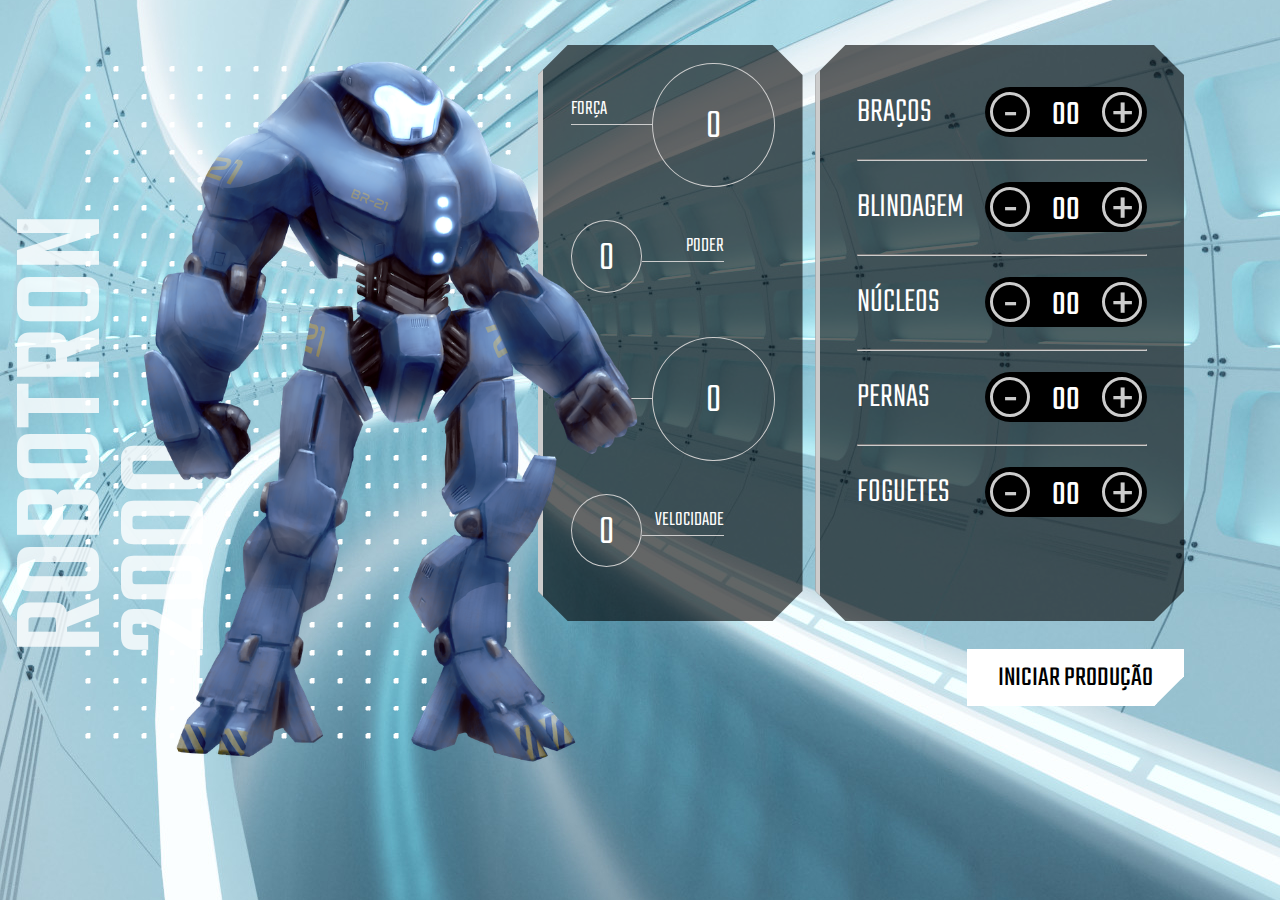
<file: -robotron-2000-projeto_inicial/index.html>
<!DOCTYPE html>
<html lang="en">
<head>
    <meta charset="UTF-8">
    <meta http-equiv="X-UA-Compatible" content="IE=edge">
    <meta name="viewport" content="width=device-width, initial-scale=1.0">
    <link rel="shortcut icon" type="image/jpg" href="img/favicon.ico"/>
    <title>Robotron 2000</title>

    <link rel="stylesheet" href="css/style.css">
    <link rel="preconnect" href="https://fonts.googleapis.com">
    <link rel="preconnect" href="https://fonts.gstatic.com" crossorigin>
    <link href="https://fonts.googleapis.com/css2?family=Teko:wght@300;500&display=swap" rel="stylesheet">
    
</head>
<body>
    <main>
        <section class="robotron">
            <img class="robo" src="img/robotron.png" alt="Robotron" id="robotron">
            <figcaption class="titulo">ROBOTRON <br>2000</figcaption>
        </section>

        <section class="box estatisticas">
            <div class="estatistica">
                <p class="estatistica-titulo">Força</p>
                <div class="estatistica-valor">
                    <p class="estatistica-numero" data-estatistica="forca">0</p>
                </div>
            </div>
            <div class="estatistica">
                <p class="estatistica-titulo">Poder</p>
                <div class="estatistica-valor">
                    <p class="estatistica-numero" data-estatistica="poder">0</p>
                </div>
            </div>
            <div class="estatistica">
                <p class="estatistica-titulo">Energia</p>
                <div class="estatistica-valor">
                    <p class="estatistica-numero" data-estatistica="energia">0</p>
                </div>
            </div>
            <div class="estatistica">
                <p class="estatistica-titulo">Velocidade</p>
                <div class="estatistica-valor">
                    <p class="estatistica-numero" data-estatistica="velocidade">0</p>
                </div>
            </div>
        </section>

        <section class="equipamentos">
            <form action="" class="montador">
                <div class="box montador-conteudo">
                    <div class="peca">
                        <label for="" class="peca-titulo">Braços</label>
                        <div class="controle">
                            <buttom class="controle-ajuste" data-controle="-" data-peca="bracos">-</buttom>
                            <input type="text" class="controle-contador" value="00" data-contador>
                            <buttom class="controle-ajuste" data-controle="+" data-peca="bracos">+</buttom>
                        </div>
                    </div>
                    <hr class="linha">
                    <div class="peca">
                        <label for="" class="peca-titulo">Blindagem</label>
                        <div class="controle">
                            <buttom class="controle-ajuste" data-controle="-" data-peca="blindagem">-</buttom>
                            <input type="text" class="controle-contador" value="00" data-contador>
                            <buttom class="controle-ajuste" data-controle="+" data-peca="blindagem">+</buttom>
                        </div>
                    </div>
                    <hr class="linha">
                    <div class="peca">
                        <label for="" class="peca-titulo" >Núcleos</label>
                        <div class="controle">
                            <buttom class="controle-ajuste" data-controle="-" data-peca="nucleos">-</buttom>
                            <input type="text" class="controle-contador" value="00" data-contador>
                            <buttom class="controle-ajuste" data-controle="+" data-peca="nucleos">+</buttom>
                        </div>
                    </div>
                    <hr class="linha">
                    <div class="peca">
                        <label for="" class="peca-titulo">Pernas</label>
                        <div class="controle">
                            <buttom class="controle-ajuste" data-controle="-" data-peca="pernas">-</buttom>
                            <input type="text" class="controle-contador" value="00" data-contador>
                            <buttom class="controle-ajuste" data-controle="+" data-peca="pernas">+</buttom>
                        </div>
                    </div>
                    <hr class="linha">
                    <div class="peca">
                        <label for="" class="peca-titulo">Foguetes</label>
                        <div class="controle">
                            <buttom class="controle-ajuste" data-controle="-" data-peca="foguetes">-</buttom>
                            <input type="text" class="controle-contador" value="00" data-contador>
                            <buttom class="controle-ajuste" data-controle="+" data-peca="foguetes">+</buttom>
                        </div>
                    </div>
                </div>
                <input type="submit" value="Iniciar produção" class="producao" id="producao">
            </form>
        </section>
    </main>

    <script src="js/main.js"></script>
</body>
</html>
</file>
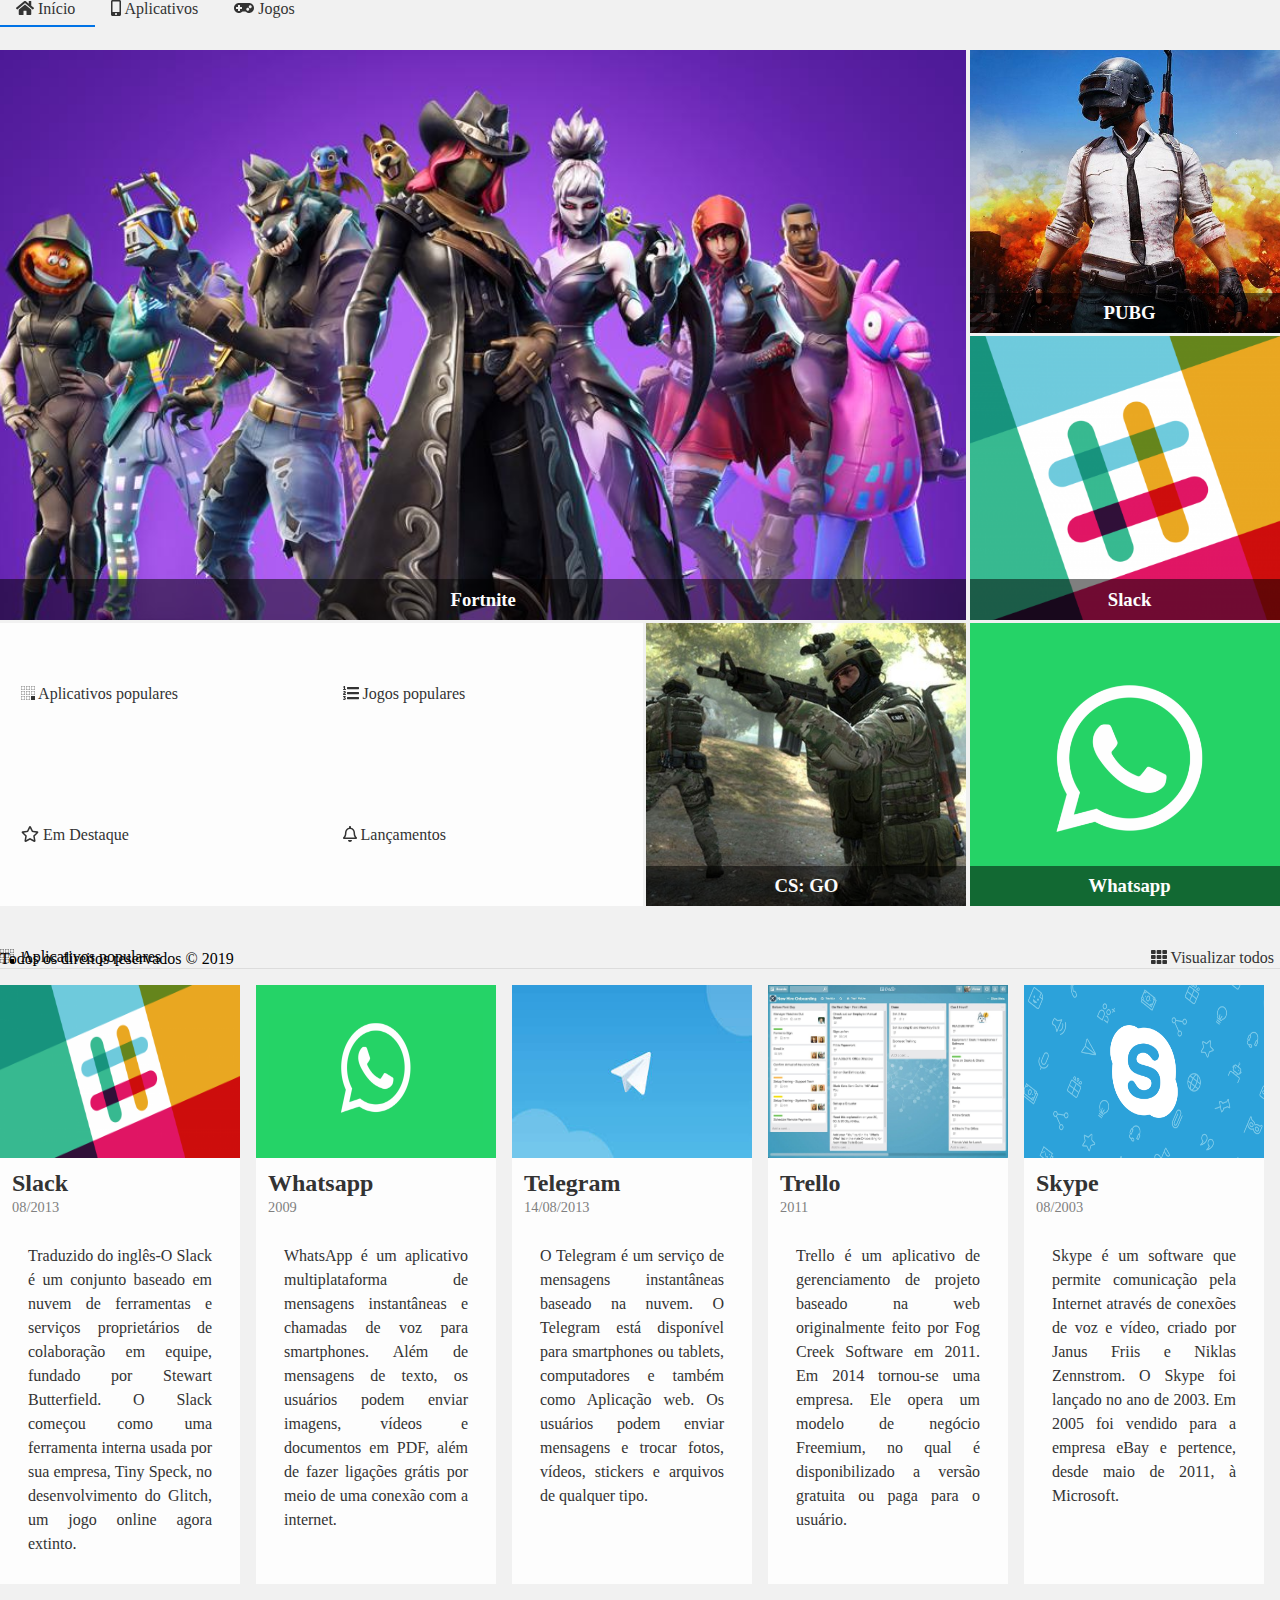
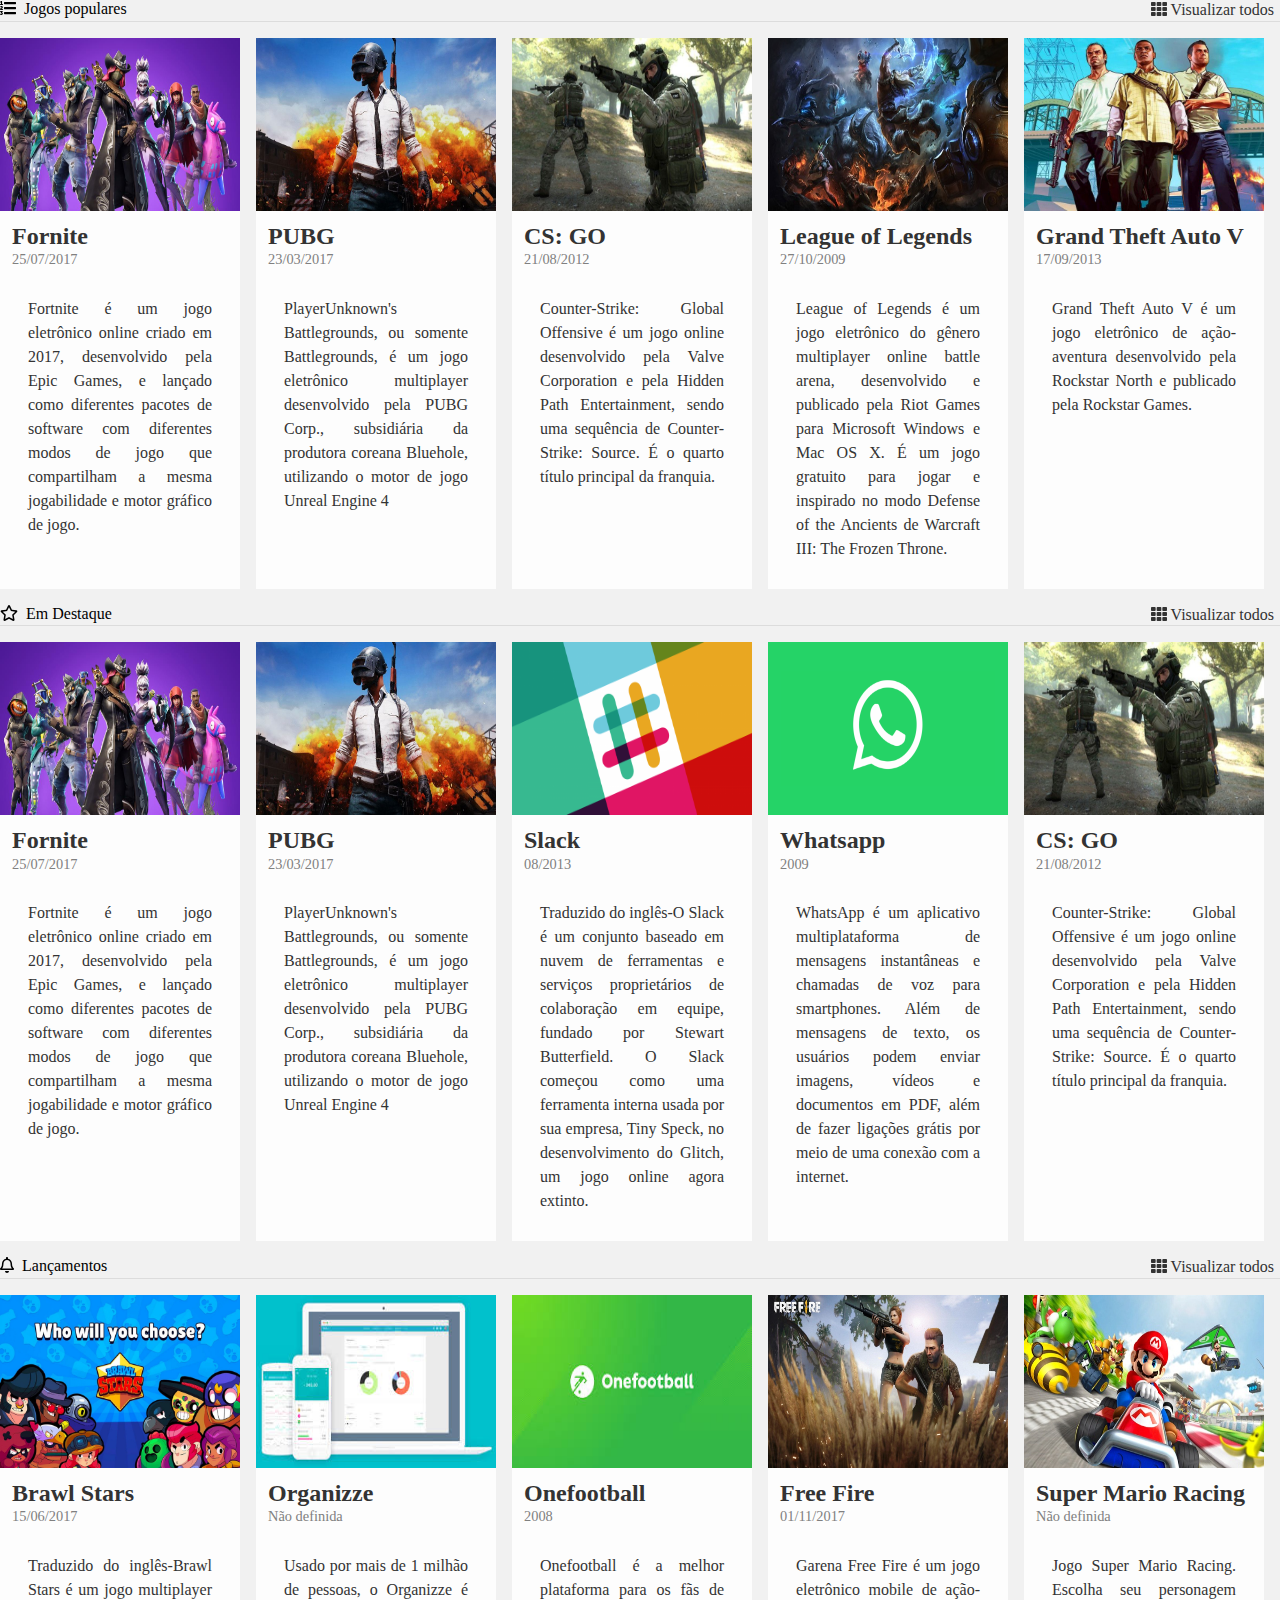
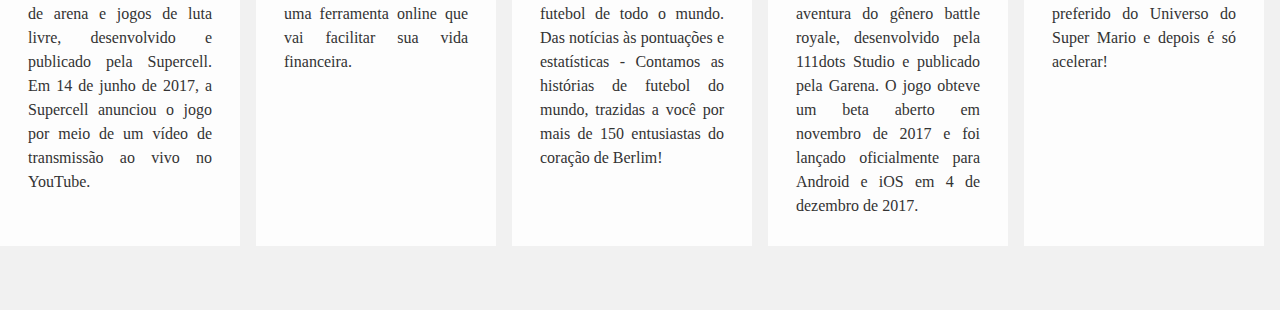
<file: alura-store/index.html>
<!DOCTYPE html>
<html lang="en">
<head>
    <meta charset="UTF-8">
    <meta name="viewport" content="width=device-width, initial-scale=1.0">
    <meta http-equiv="X-UA-Compatible" content="ie=edge">
    <title>Alura Store | Baixe nossos aplicativos e jogos</title>
    <link href="./assets/css/normalize.css" rel="stylesheet">
    <link href="./assets/css/reset.css" rel="stylesheet">
    <link href="./assets/css/style.css" rel="stylesheet">
    <link href="./assets/css/destaques.css" rel="stylesheet">
    <link href="./assets/css/populares.css" rel="stylesheet">
    <link href="./assets/css/menu.css" rel="stylesheet">
    <link href="./assets/css/responsivo.css" rel="stylesheet">
</head>
<body class="app">
    <header class="cabecalho">
        <nav class="menu">
            <ul class="menu__lista">
                <li class="menu__item">
                    <a class="menu__link ativo" href="#">
                        <i class="fas fa-home"></i>
                        Início
                    </a>
                    <a class="menu__link" href="#">
                        <i class="fas fa-mobile-alt"></i>
                        Aplicativos</a>
                    <a class="menu__link" href="#">
                        <i class="fas fa-gamepad"></i>
                        Jogos
                    </a>
                </li>
            </ul>
        </nav>
    </header>
    <main class="conteudo">
        <section class="destaques">
            <div class="destaques__principal caixa">
                <h3 class="destaques__titulo">Fortnite</h3>
            </div>
            <div class="destaques__secundario caixa">
                <h3 class="destaques__titulo">PUBG</h3>
            </div>
            <div class="destaques__secundario caixa">
                <h3 class="destaques__titulo">Slack</h3>
            </div>
            <div class="destaques__secundario caixa">
                <h3 class="destaques__titulo">Whatsapp</h3>
            </div>
            <div class="destaques__secundario caixa">
                <h3 class="destaques__titulo">CS: GO</h3>
            </div>
            <div class="destaques__categorias">
                <ul class="destaques__categorias___lista">
                    <li class="destaques__categorias___item">
                        <a class="destaques__categorias___link" href="#">
                            <i class="destaques__categorias___icone fab fa-buromobelexperte"></i>
                            Aplicativos populares
                        </a>
                    </li>
                    <li class="destaques__categorias___item">
                        <a class="destaques__categorias___link" href="#">
                            <i class="fas fa-list-ol"></i>
                            Jogos populares
                        </a>
                    </li>
                    <li class="destaques__categorias___item">
                        <a class="destaques__categorias___link" href="#">
                            <i class="far fa-star"></i>
                            Em Destaque
                        </a>
                    </li>
                    <li class="destaques__categorias___item">
                        <a class="destaques__categorias___link" href="#">
                            <i class="far fa-bell"></i>
                            Lançamentos
                        </a>
                    </li>
                </ul>
            </div>
        </section> 
        <section class="populares">
            <div class="populares__itens">
                <div class="populares__info">
                    <div class="populares__cabecalho">
                        <h4 class="populares__titulo">
                            <i class="populares__icone fab fa-buromobelexperte"></i>
                            Aplicativos populares
                        </h4>
                        <button class="populares__botao">
                            <i class="fas fa-th"></i>
                            Visualizar todos
                        </button>
                    </div>
                </div>
                <div class="populares__conteudo">
                    <div class="populares__card">
                        <img class="populares__card___imagem" src="./assets/img/slack.png">
                        <div class="populares__card___corpo">
                            <div class="populares__card___cabecalho">
                                <h5 class="populares__card___titulo">Slack</h5>
                                <time class="populares__card___data" datetime="2013-08-01">08/2013</time>
                            </div>
                            <div class="populares__card___descricao">
                                Traduzido do inglês-O Slack é um conjunto baseado em nuvem de ferramentas e serviços proprietários de colaboração em equipe, fundado por Stewart Butterfield. O Slack começou como uma ferramenta interna usada por sua empresa, Tiny Speck, no desenvolvimento do Glitch, um jogo online agora extinto.
                            </div>
                        </div>
                    </div>
                    <div class="populares__card">
                        <img class="populares__card___imagem" src="./assets/img/whatsapp.png">
                        <div class="populares__card___corpo">
                            <div class="populares__card___cabecalho">
                                <h5 class="populares__card___titulo">Whatsapp</h5>
                                <time class="populares__card___data" datetime="20090-01-01">2009</time>
                            </div>
                            <div class="populares__card___descricao">
                                WhatsApp é um aplicativo multiplataforma de mensagens instantâneas e chamadas de voz para smartphones. Além de mensagens de texto, os usuários podem enviar imagens, vídeos e documentos em PDF, além de fazer ligações grátis por meio de uma conexão com a internet.
                            </div>
                        </div>
                    </div>
                    <div class="populares__card">
                        <img class="populares__card___imagem" src="./assets/img/telegram.jpeg">
                        <div class="populares__card___corpo">
                            <div class="populares__card___cabecalho">
                                <h5 class="populares__card___titulo">Telegram</h5>
                                <time class="populares__card___data" datetime="2013-08-14">14/08/2013</time>
                            </div>
                            <div class="populares__card___descricao">
                                O Telegram é um serviço de mensagens instantâneas baseado na nuvem. O Telegram está disponível para smartphones ou tablets, computadores e também como Aplicação web. Os usuários podem enviar mensagens e trocar fotos, vídeos, stickers e arquivos de qualquer tipo.
                            </div>
                        </div>
                    </div>
                    <div class="populares__card">
                        <img class="populares__card___imagem" src="./assets/img/trello.jpg">
                        <div class="populares__card___corpo">
                            <div class="populares__card___cabecalho">
                                <h5 class="populares__card___titulo">Trello</h5>
                                <time class="populares__card___data" datetime="2011-01-01">2011</time>
                            </div>
                            <div class="populares__card___descricao">
                                Trello é um aplicativo de gerenciamento de projeto baseado na web originalmente feito por Fog Creek Software em 2011. Em 2014 tornou-se uma empresa. Ele opera um modelo de negócio Freemium, no qual é disponibilizado a versão gratuita ou paga para o usuário.
                            </div>
                        </div>
                    </div>
                    <div class="populares__card">
                        <img class="populares__card___imagem" src="./assets/img/skype.png">
                        <div class="populares__card___corpo">
                            <div class="populares__card___cabecalho">
                                <h5 class="populares__card___titulo">Skype</h5>
                                <time class="populares__card___data" datetime="2003-08-01">08/2003</time>
                            </div>
                            <div class="populares__card___descricao">
                                Skype é um software que permite comunicação pela Internet através de conexões de voz e vídeo, criado por Janus Friis e Niklas Zennstrom. O Skype foi lançado no ano de 2003. Em 2005 foi vendido para a empresa eBay e pertence, desde maio de 2011, à Microsoft.
                            </div>
                        </div>
                    </div>
                </div>
            </div>
            <div class="populares__itens">
                <div class="populares__info">
                    <div class="populares__cabecalho">
                        <h4 class="populares__titulo">
                            <i class="populares__icone fas fa-list-ol"></i>
                            Jogos populares
                        </h4>
                        <button class="populares__botao">
                            <i class="fas fa-th"></i>
                            Visualizar todos
                        </button>
                    </div>
                </div>
                <div class="populares__conteudo">
                    <div class="populares__card">
                        <img class="populares__card___imagem" src="./assets/img/fortnite.jpg">
                        <div class="populares__card___corpo">
                            <div class="populares__card___cabecalho">
                                <h5 class="populares__card___titulo">Fornite</h5>
                                <time class="populares__card___data" datetime="2017-07-25">25/07/2017</time>
                            </div>
                            <div class="populares__card___descricao">
                                Fortnite é um jogo eletrônico online criado em 2017, desenvolvido pela Epic Games, e lançado como diferentes pacotes de software com diferentes modos de jogo que compartilham a mesma jogabilidade e motor gráfico de jogo.
                            </div>
                        </div>
                    </div>
                    <div class="populares__card">
                        <img class="populares__card___imagem" src="./assets/img/pubg.jpg">
                        <div class="populares__card___corpo">
                            <div class="populares__card___cabecalho">
                                <h5 class="populares__card___titulo">PUBG</h5>
                                <time class="populares__card___data" datetime="2017-03-23">23/03/2017</time>
                            </div>
                            <div class="populares__card___descricao">
                                PlayerUnknown's Battlegrounds, ou somente Battlegrounds, é um jogo eletrônico multiplayer desenvolvido pela PUBG Corp., subsidiária da produtora coreana Bluehole, utilizando o motor de jogo Unreal Engine 4
                            </div>
                        </div>
                    </div>
                    <div class="populares__card">
                        <img class="populares__card___imagem" src="./assets/img/cs-go.jpg">
                        <div class="populares__card___corpo">
                            <div class="populares__card___cabecalho">
                                <h5 class="populares__card___titulo">CS: GO</h5>
                                <time class="populares__card___data" datetime="2012-08-21">21/08/2012</time>
                            </div>
                            <div class="populares__card___descricao">
                                Counter-Strike: Global Offensive é um jogo online desenvolvido pela Valve Corporation e pela Hidden Path Entertainment, sendo uma sequência de Counter-Strike: Source. É o quarto título principal da franquia.
                            </div>
                        </div>
                    </div>
                    <div class="populares__card">
                        <img class="populares__card___imagem" src="./assets/img/lol.jpg">
                        <div class="populares__card___corpo">
                            <div class="populares__card___cabecalho">
                                <h5 class="populares__card___titulo">League of Legends</h5>
                                <time class="populares__card___data" datetime="2009-10-27">27/10/2009</time>
                            </div>
                            <div class="populares__card___descricao">
                                League of Legends é um jogo eletrônico do gênero multiplayer online battle arena, desenvolvido e publicado pela Riot Games para Microsoft Windows e Mac OS X. É um jogo gratuito para jogar e inspirado no modo Defense of the Ancients de Warcraft III: The Frozen Throne.
                            </div>
                        </div>
                    </div>
                    <div class="populares__card">
                        <img class="populares__card___imagem" src="./assets/img/gta-v.jpg">
                        <div class="populares__card___corpo">
                            <div class="populares__card___cabecalho">
                                <h5 class="populares__card___titulo">Grand Theft Auto V</h5>
                                <time class="populares__card___data" datetime="2013-09-17">17/09/2013</time>
                            </div>
                            <div class="populares__card___descricao">
                                Grand Theft Auto V é um jogo eletrônico de ação-aventura desenvolvido pela Rockstar North e publicado pela Rockstar Games.
                            </div>
                        </div>
                    </div>
                </div>
            </div>
            <div class="populares__itens">
                <div class="populares__info">
                    <div class="populares__cabecalho">
                        <h4 class="populares__titulo">
                            <i class="populares__icone far fa-star"></i>
                            Em Destaque
                        </h4>
                        <button class="populares__botao">
                            <i class="fas fa-th"></i>
                            Visualizar todos
                        </button>
                    </div>
                </div>
                <div class="populares__conteudo">
                    <div class="populares__card">
                        <img class="populares__card___imagem" src="./assets/img/fortnite.jpg">
                        <div class="populares__card___corpo">
                            <div class="populares__card___cabecalho">
                                <h5 class="populares__card___titulo">Fornite</h5>
                                <time class="populares__card___data" datetime="2017-07-25">25/07/2017</time>
                            </div>
                            <div class="populares__card___descricao">
                                Fortnite é um jogo eletrônico online criado em 2017, desenvolvido pela Epic Games, e lançado como diferentes pacotes de software com diferentes modos de jogo que compartilham a mesma jogabilidade e motor gráfico de jogo.
                            </div>
                        </div>
                    </div>
                    <div class="populares__card">
                        <img class="populares__card___imagem" src="./assets/img/pubg.jpg">
                        <div class="populares__card___corpo">
                            <div class="populares__card___cabecalho">
                                <h5 class="populares__card___titulo">PUBG</h5>
                                <time class="populares__card___data" datetime="2017-03-23">23/03/2017</time>
                            </div>
                            <div class="populares__card___descricao">
                                PlayerUnknown's Battlegrounds, ou somente Battlegrounds, é um jogo eletrônico multiplayer desenvolvido pela PUBG Corp., subsidiária da produtora coreana Bluehole, utilizando o motor de jogo Unreal Engine 4
                            </div>
                        </div>
                    </div>
                    <div class="populares__card">
                        <img class="populares__card___imagem" src="./assets/img/slack.png">
                        <div class="populares__card___corpo">
                            <div class="populares__card___cabecalho">
                                <h5 class="populares__card___titulo">Slack</h5>
                                <time class="populares__card___data" datetime="2013-08-01">08/2013</time>
                            </div>
                            <div class="populares__card___descricao">
                                Traduzido do inglês-O Slack é um conjunto baseado em nuvem de ferramentas e serviços proprietários de colaboração em equipe, fundado por Stewart Butterfield. O Slack começou como uma ferramenta interna usada por sua empresa, Tiny Speck, no desenvolvimento do Glitch, um jogo online agora extinto.
                            </div>
                        </div>
                    </div>
                    <div class="populares__card">
                        <img class="populares__card___imagem" src="./assets/img/whatsapp.png">
                        <div class="populares__card___corpo">
                            <div class="populares__card___cabecalho">
                                <h5 class="populares__card___titulo">Whatsapp</h5>
                                <time class="populares__card___data" datetime="20090-01-01">2009</time>
                            </div>
                            <div class="populares__card___descricao">
                                WhatsApp é um aplicativo multiplataforma de mensagens instantâneas e chamadas de voz para smartphones. Além de mensagens de texto, os usuários podem enviar imagens, vídeos e documentos em PDF, além de fazer ligações grátis por meio de uma conexão com a internet.
                            </div>
                        </div>
                    </div>
                    <div class="populares__card">
                        <img class="populares__card___imagem" src="./assets/img/cs-go.jpg"> 
                        <div class="populares__card___corpo">
                            <div class="populares__card___cabecalho">
                                <h5 class="populares__card___titulo">CS: GO</h5>
                                <time class="populares__card___data" datetime="2012-08-21">21/08/2012</time>
                            </div>
                            <div class="populares__card___descricao">
                                Counter-Strike: Global Offensive é um jogo online desenvolvido pela Valve Corporation e pela Hidden Path Entertainment, sendo uma sequência de Counter-Strike: Source. É o quarto título principal da franquia.
                            </div>
                        </div>
                    </div>
                </div>
            </div>
            <div class="populares__itens">
                <div class="populares__info">
                    <div class="populares__cabecalho">
                        <h4 class="populares__titulo">
                            <i class="populares__icone far fa-bell"></i>
                            Lançamentos
                        </h4>
                        <button class="populares__botao">
                            <i class="fas fa-th"></i>
                            Visualizar todos
                        </button>
                    </div>
                </div>
                <div class="populares__conteudo">
                    <div class="populares__card">
                        <img class="populares__card___imagem" src="./assets/img/brawl-stars.jpg"> 
                        <div class="populares__card___corpo">
                            <div class="populares__card___cabecalho">
                                <h5 class="populares__card___titulo">Brawl Stars</h5>
                                <time class="populares__card___data" datetime="2017-06-15">15/06/2017</time>
                            </div>
                            <div class="populares__card___descricao">
                                Traduzido do inglês-Brawl Stars é um jogo multiplayer de arena e jogos de luta livre, desenvolvido e publicado pela Supercell. Em 14 de junho de 2017, a Supercell anunciou o jogo por meio de um vídeo de transmissão ao vivo no YouTube.
                            </div>
                        </div>
                    </div>
                    <div class="populares__card">
                        <img class="populares__card___imagem" src="./assets/img/organizze.jpeg"> 
                        <div class="populares__card___corpo">
                            <div class="populares__card___cabecalho">
                                <h5 class="populares__card___titulo">Organizze</h5>
                                <time class="populares__card___data" datetime="">Não definida</time>
                            </div>
                            <div class="populares__card___descricao">
                                Usado por mais de 1 milhão de pessoas, o Organizze é uma ferramenta online que vai facilitar sua vida financeira.  
                            </div>
                        </div>
                    </div>
                    <div class="populares__card">
                        <img class="populares__card___imagem" src="./assets/img/onefotball.jpeg"> 
                        <div class="populares__card___corpo">
                            <div class="populares__card___cabecalho">
                                <h5 class="populares__card___titulo">Onefootball</h5>
                                <time class="populares__card___data" datetime="2008-01-01">2008</time>
                            </div>
                            <div class="populares__card___descricao">
                                Onefootball é a melhor plataforma para os fãs de futebol de todo o mundo. Das notícias às pontuações e estatísticas - Contamos as histórias de futebol do mundo, trazidas a você por mais de 150 entusiastas do coração de Berlim!
                            </div>
                        </div>
                    </div>
                    <div class="populares__card">
                        <img class="populares__card___imagem" src="./assets/img/free-fire.jpg"> 
                        <div class="populares__card___corpo">
                            <div class="populares__card___cabecalho">
                                <h5 class="populares__card___titulo">Free Fire</h5>
                                <time class="populares__card___data" datetime="2017-11-01">01/11/2017</time>
                            </div>
                            <div class="populares__card___descricao">
                                Garena Free Fire é um jogo eletrônico mobile de ação-aventura do gênero battle royale, desenvolvido pela 111dots Studio e publicado pela Garena. O jogo obteve um beta aberto em novembro de 2017 e foi lançado oficialmente para Android e iOS em 4 de dezembro de 2017.
                            </div>
                        </div>
                    </div>
                    <div class="populares__card">
                        <img class="populares__card___imagem" src="./assets/img/mario-kart.jpg"> 
                        <div class="populares__card___corpo">
                            <div class="populares__card___cabecalho">
                                <h5 class="populares__card___titulo">Super Mario Racing</h5>
                                <time class="populares__card___data" datetime="">Não definida</time>
                            </div>
                            <div class="populares__card___descricao">
                                Jogo Super Mario Racing. Escolha seu personagem preferido do Universo do Super Mario e depois é só acelerar!
                            </div>
                        </div>
                    </div>
                </div>
            </div>
        </section>       
    </main>
    <footer class="rodape">Todos os direitos reservados &copy; 2019</footer>
    <script src="./assets/js/fontawesome.all.min.js"></script>
</body>
</html>
</file>
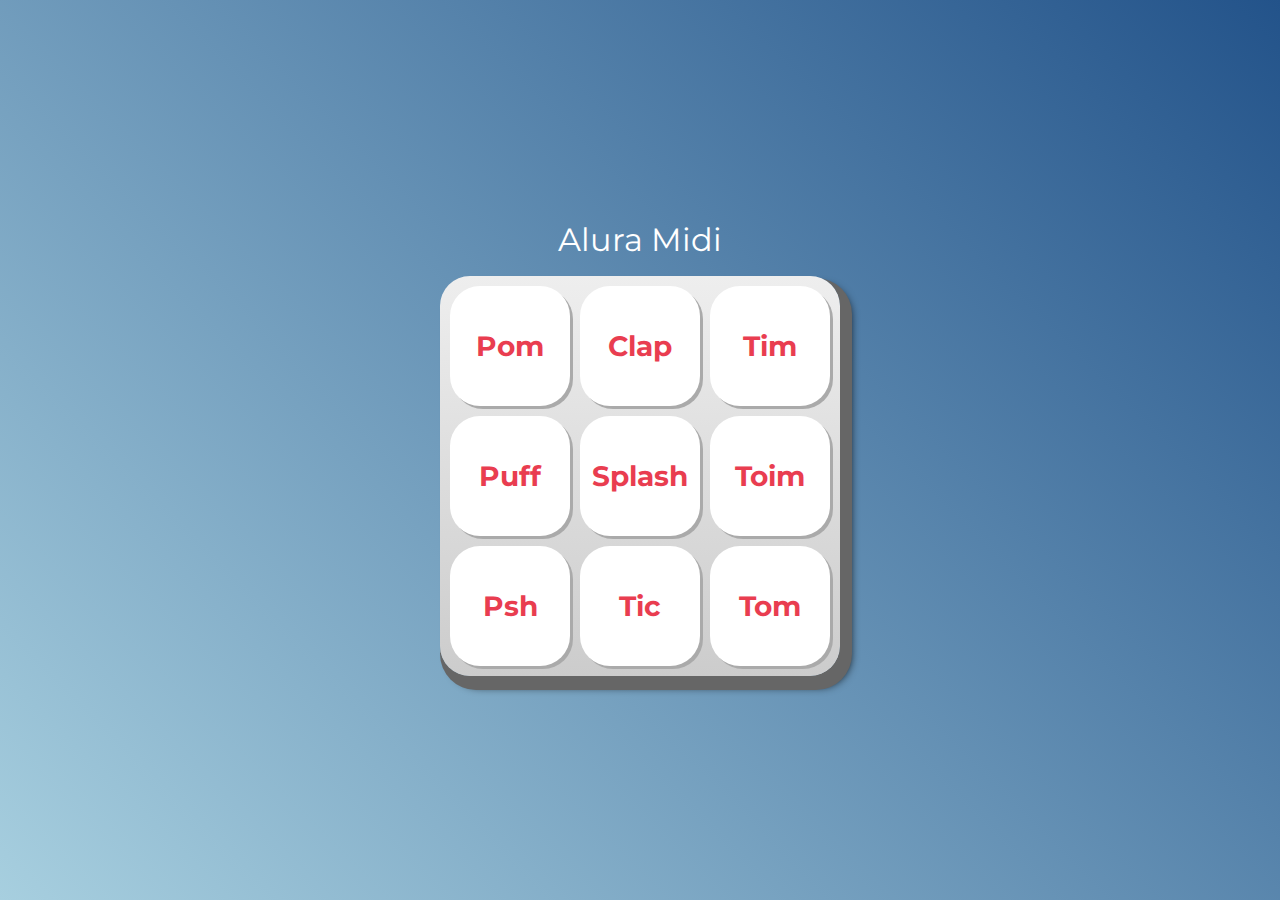
<file: aluramidi-curso-arquivos-iniciais/index.html>
<!DOCTYPE html>
<html lang="pt-BR">
<head>
    <meta charset="UTF-8">
    <meta http-equiv="X-UA-Compatible" content="IE=edge">
    <meta name="viewport" content="width=device-width, initial-scale=1.0">

    <title>Alura MIDI</title>

    <link rel="preconnect" href="https://fonts.googleapis.com">
    <link rel="preconnect" href="https://fonts.gstatic.com" crossorigin>
    <link href="https://fonts.googleapis.com/css2?family=Montserrat:wght@500;600&display=swap" rel="stylesheet">

    <link rel="icon" type="image/png" href="images/bateria.png">
    <link rel="stylesheet" href="css/reset.css">
    <link rel="stylesheet" href="css/estilos.css">

</head>
<body>

    <h1>Alura Midi</h1>

    <section class="teclado">
        <button class="tecla tecla_pom">Pom</button>
        <button class="tecla tecla_clap">Clap</button>
        <button class="tecla tecla_tim">Tim</button>

        <button class="tecla tecla_puff">Puff</button>
        <button class="tecla tecla_splash">Splash</button>
        <button class="tecla tecla_toim">Toim</button>

        <button class="tecla tecla_psh">Psh</button>
        <button class="tecla tecla_tic">Tic</button>
        <button class="tecla tecla_tom">Tom</button>
    </section>

    <audio src="sounds/keyq.wav" id="som_tecla_pom"></audio>
    <audio src="sounds/keyw.wav" id="som_tecla_clap"></audio>
    <audio src="sounds/keye.wav" id="som_tecla_tim"></audio>
    <audio src="sounds/keya.wav" id="som_tecla_puff"></audio>
    <audio src="sounds/keys.wav" id="som_tecla_splash"></audio>
    <audio src="sounds/keyd.wav" id="som_tecla_toim"></audio>
    <audio src="sounds/keyz.wav" id="som_tecla_psh"></audio>
    <audio src="sounds/keyx.wav" id="som_tecla_tic"></audio>
    <audio src="sounds/keyc.wav" id="som_tecla_tom"></audio>
   
    <script src="main.js"></script>
</body>
</html>
</file>
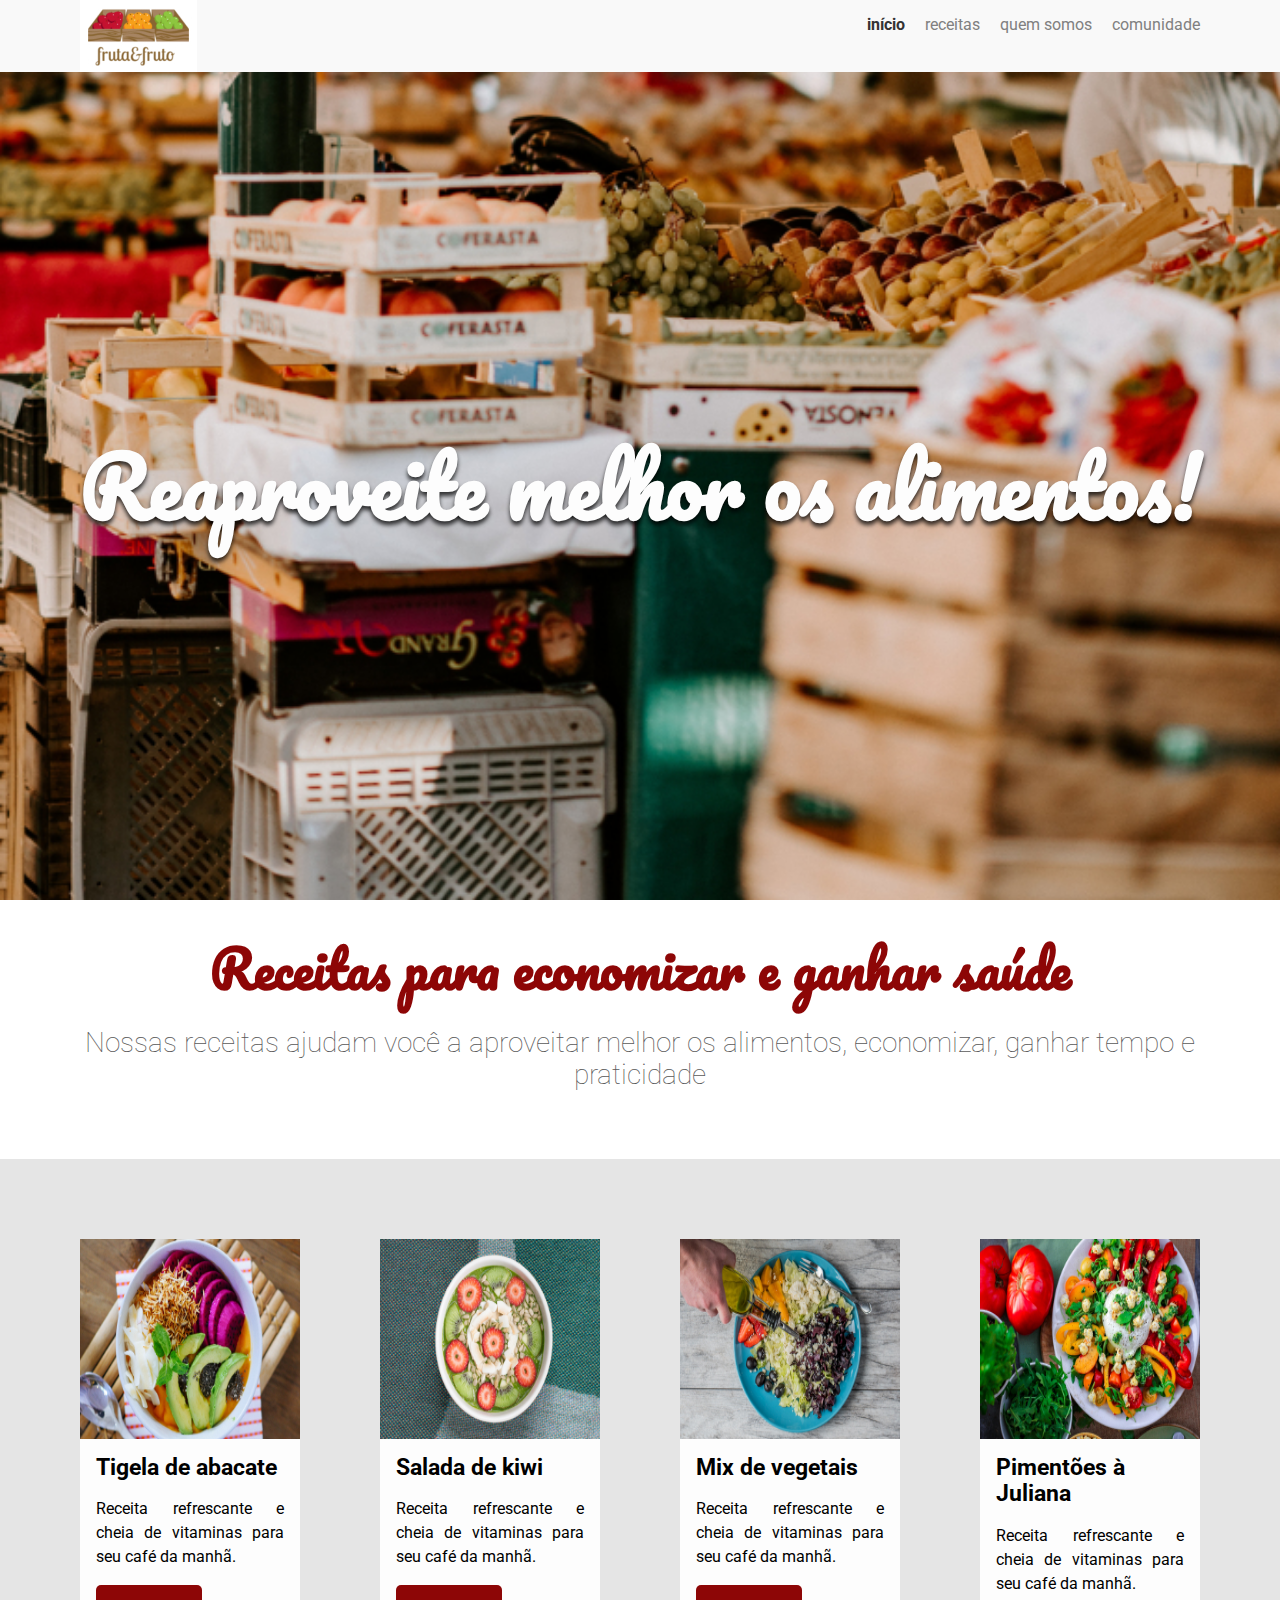
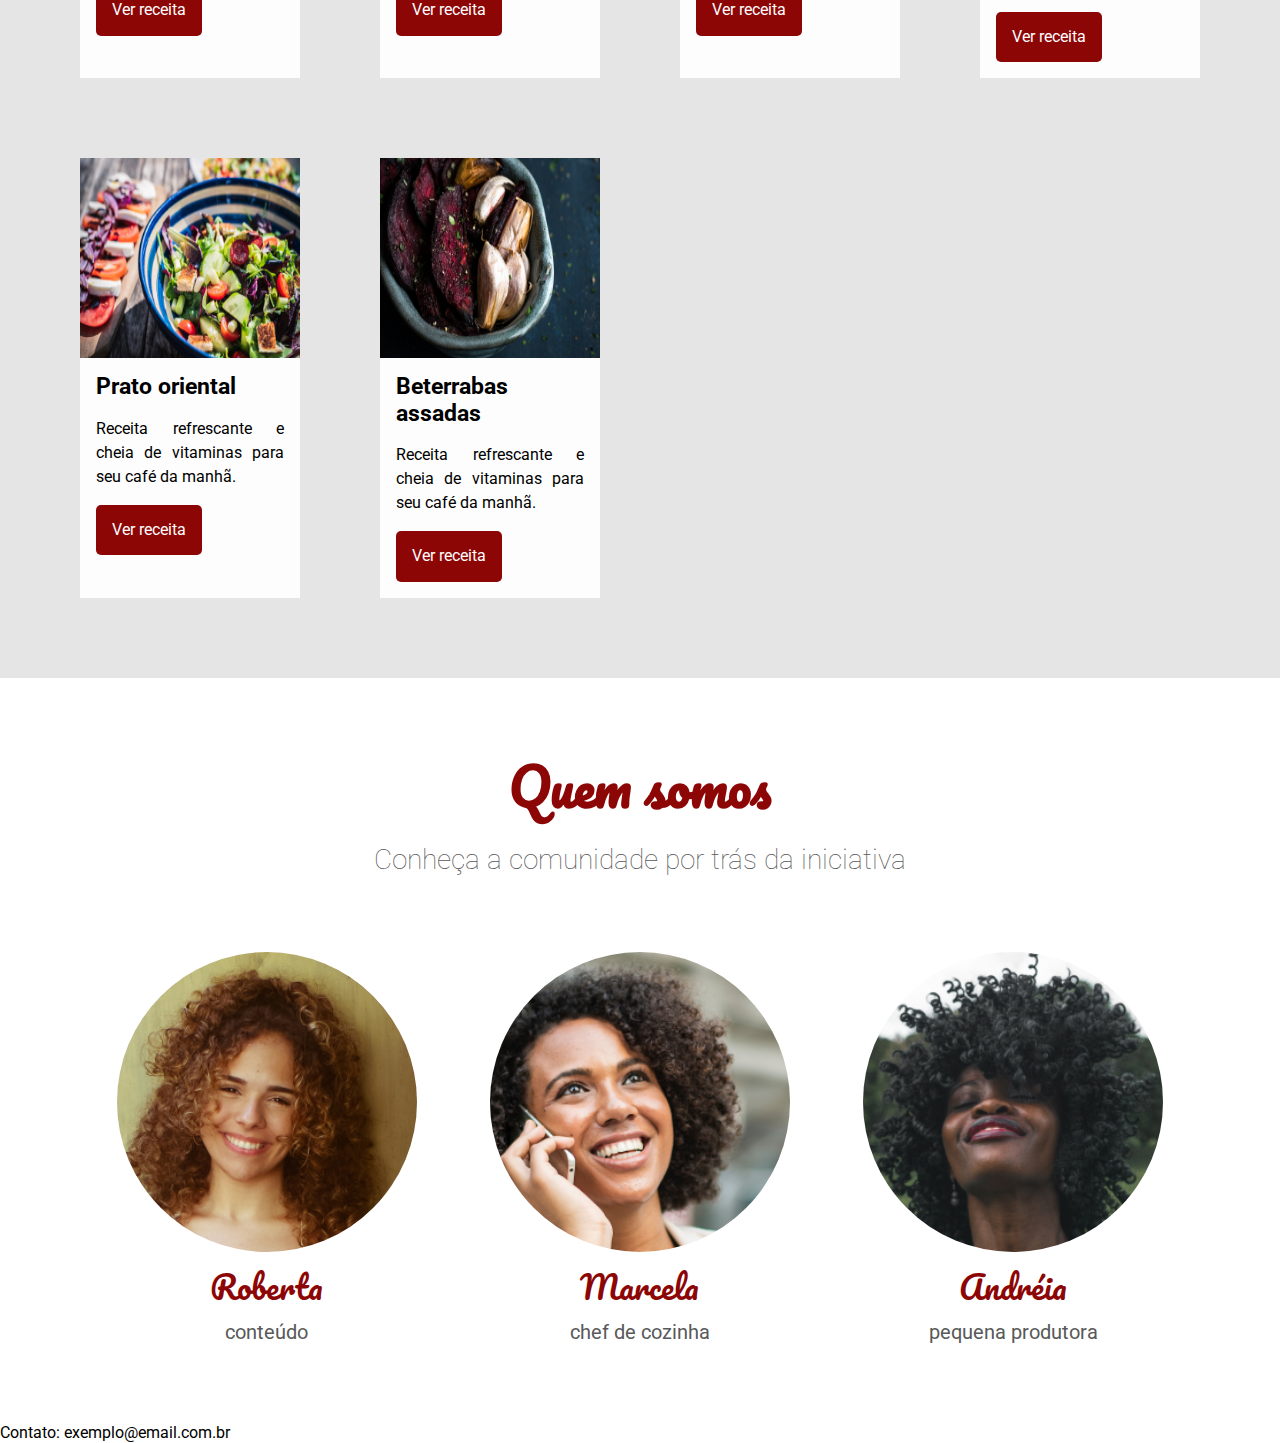
<file: arquitetura-css-assets/index.html>
<!DOCTYPE html>
<html lang="pt-BR">
    <head>
        <link href="https://fonts.googleapis.com/css?family=Pacifico|Roboto:100,300,400,500,700,900" rel="stylesheet" />
        <meta charset="UTF-8" />
        <meta name="viewport" content="width=device-width, initial-scale=1.0" />
        <meta http-equiv="X-UA-Compatible" content="ie=edge" />
        <title>Fruta & Fruto</title>
        <link href="./assets/css/normalize.css" rel="stylesheet" />
        <link href="./assets/css/reset.css" rel="stylesheet" />
        <link href="./assets/css/menu/menu-item.css" rel="stylesheet" />
        <link href="./assets/css/menu/menu-lista.css" rel="stylesheet" />
        <link href="./assets/css/menu/menu-link.css" rel="stylesheet" />
        <link href="./assets/css/banner/banner.css" rel="stylesheet" />
        <link href="./assets/css/banner/banner-titulo.css" rel="stylesheet" />
        <link href="./assets/css/banner/banner-imagen.css" rel="stylesheet" />
        <link href="./assets/css/cabecalho.css" rel="stylesheet" />
        <link href="./assets/css/sobre/sobre.css" rel="stylesheet" />
        <link href="./assets/css/sobre/sobre-descricao.css" rel="stylesheet" />
        <link href="./assets/css/sobre/sobre-titulo.css" rel="stylesheet" />
        <link href="./assets/css/receita/receita-botao.css" rel="stylesheet" />
        <link href="./assets/css/receita/receita-conteudo.css" rel="stylesheet" />
        <link href="./assets/css/receita/receita-descricao.css" rel="stylesheet" />
        <link href="./assets/css/receita/receita-imagem.css" rel="stylesheet" />
        <link href="./assets/css/receita/receita-titulo.css" rel="stylesheet" />
        <link href="./assets/css/receitas.css" rel="stylesheet" />
        <link href="./assets/css/receita/receita.css" rel="stylesheet" />
        <link href="./assets/css/quemSomos/quemSomos-descricao.css" rel="stylesheet" />
        <link href="./assets/css/quemSomos/quemSomos-titulo.css" rel="stylesheet" />
        <link href="./assets/css/quemSomos/quemSomos.css" rel="stylesheet" />
        <link href="./assets/css/pessoas.css" rel="stylesheet" />
        <link href="./assets/css/pessoa/pessoa-funcao.css" rel="stylesheet" />
        <link href="./assets/css/pessoa/pessoa-imagem.css" rel="stylesheet" />
        <link href="./assets/css/pessoa/pessoa-nome.css" rel="stylesheet" />
        <link href="./assets/css/pessoa/pessoa.css" rel="stylesheet" />
        <link href="./assets/css/logo.css" rel="stylesheet" />

    </head>

    <body>
        
      <header class="cabecalho">
          <img class="logo" alt="Fruta e Fruto" src="./assets/img/logo.jpg"/>
          <nav class="menu">
              <ul class="menu__lista">
                  <li class="menu__item"><a class="menu__link ativo" href="#">INício</a></li>
                  <li class="menu__item"><a class="menu__link" href="#">Receitas</a></li>
                  <li class="menu__item"><a class="menu__link" href="#">Quem somos</a></li>
                  <li class="menu__item"><a class="menu__link" href="#">Comunidade</a></li>
              </ul>
          </nav>
      </header>

      <section class="banner">
          <div class="banner__imagem" alt="" src="./assets/img/banner.jpg"/></div>
          <h2 class="banner__titulo">Reaproveite melhor os alimentos!</h2>
      </section>

      <section class="sobre">
          <h2 class="sobre__titulo">Receitas para economizar e ganhar saúde</h2>
          <p class="sobre__descricao">Nossas receitas ajudam você a aproveitar melhor os alimentos, economizar, ganhar tempo e praticidade</p>
      </section>
      
      <section class="receitas">
        <div class="receita">
            <img alt="Tigela de abacate" class="receita__imagem" src="./assets/img/receitas/tigela-de-abacate.jpg" />
            <div class="receita__conteudo">
                <h4 class="receita__titulo">Tigela de abacate</h4>
                <p class="receita__descricao">Receita refrescante e cheia de vitaminas para seu café da manhã.</p>
                <button class="receita__botao">Ver receita</button>
            </div>
        </div>
        <div class="receita">
            <img alt="Salada de kiwi" class="receita__imagem" src="./assets/img/receitas/salada-de-kiwi.jpg" />
            <div class="receita__conteudo">
                <h4 class="receita__titulo">Salada de kiwi</h4>
                <p class="receita__descricao">Receita refrescante e cheia de vitaminas para seu café da manhã.</p>
                <button class="receita__botao">Ver receita</button>
            </div>
        </div>
        <div class="receita">
            <img alt="Mix de vegetais" class="receita__imagem" src="./assets/img/receitas/mix-de-vegetais.jpg" />
            <div class="receita__conteudo">
                <h4 class="receita__titulo">Mix de vegetais</h4>
                <p class="receita__descricao">Receita refrescante e cheia de vitaminas para seu café da manhã.</p>
                <button class="receita__botao">Ver receita</button>
            </div>
        </div>
        <div class="receita">
            <img alt="Pimentões à Juliana" class="receita__imagem" src="./assets/img/receitas/pimentoes-a-juliana.jpg" />
            <div class="receita__conteudo">
                <h4 class="receita__titulo">Pimentões à Juliana</h4>
                <p class="receita__descricao">Receita refrescante e cheia de vitaminas para seu café da manhã.</p>
                <button class="receita__botao">Ver receita</button>
            </div>
        </div>
        <div class="receita">
            <img alt="Prato oriental" class="receita__imagem" src="./assets/img/receitas/prato-oriental.jpg" />
            <div class="receita__conteudo">
                <h4 class="receita__titulo">Prato oriental</h4>
                <p class="receita__descricao">Receita refrescante e cheia de vitaminas para seu café da manhã.</p>
                <button class="receita__botao">Ver receita</button>
            </div>
        </div>
        <div class="receita">
            <img alt="Beterrabas assadas" class="receita__imagem" src="./assets/img/receitas/beterrabas-assadas.jpg" />
            <div class="receita__conteudo">
                <h4 class="receita__titulo">Beterrabas assadas</h4>
                <p class="receita__descricao">Receita refrescante e cheia de vitaminas para seu café da manhã.</p>
                <button class="receita__botao">Ver receita</button>
            </div>
        </div>
    </section>
    <section class="quem-somos">
        <h3 class="quem-somos__titulo">Quem somos</h3>
        <p class="quem-somos__descricao">Conheça a comunidade por trás da iniciativa</p>
        <div class="pessoas">
            <div class="pessoa">
                <div class="pessoa__imagem pessoa__imagem--roberta"></div>
                <span class="pessoa__nome">Roberta</span>
                <span class="pessoa__funcao">Conteúdo</span>
            </div>
            <div class="pessoa">
                <div class="pessoa__imagem pessoa__imagem--marcela"></div>
                <span class="pessoa__nome">Marcela</span>
                <span class="pessoa__funcao">Chef de cozinha</span>
            </div>
            <div class="pessoa">
                <div class="pessoa__imagem pessoa__imagem--andreia"></div>
                <span class="pessoa__nome">Andréia</span>
                <span class="pessoa__funcao">Pequena Produtora</span>
            </div>
        </div>
    </section>
    <footer class="rodape">
        Contato: exemplo@email.com.br
    </footer>
    </body>
</html>
</file>
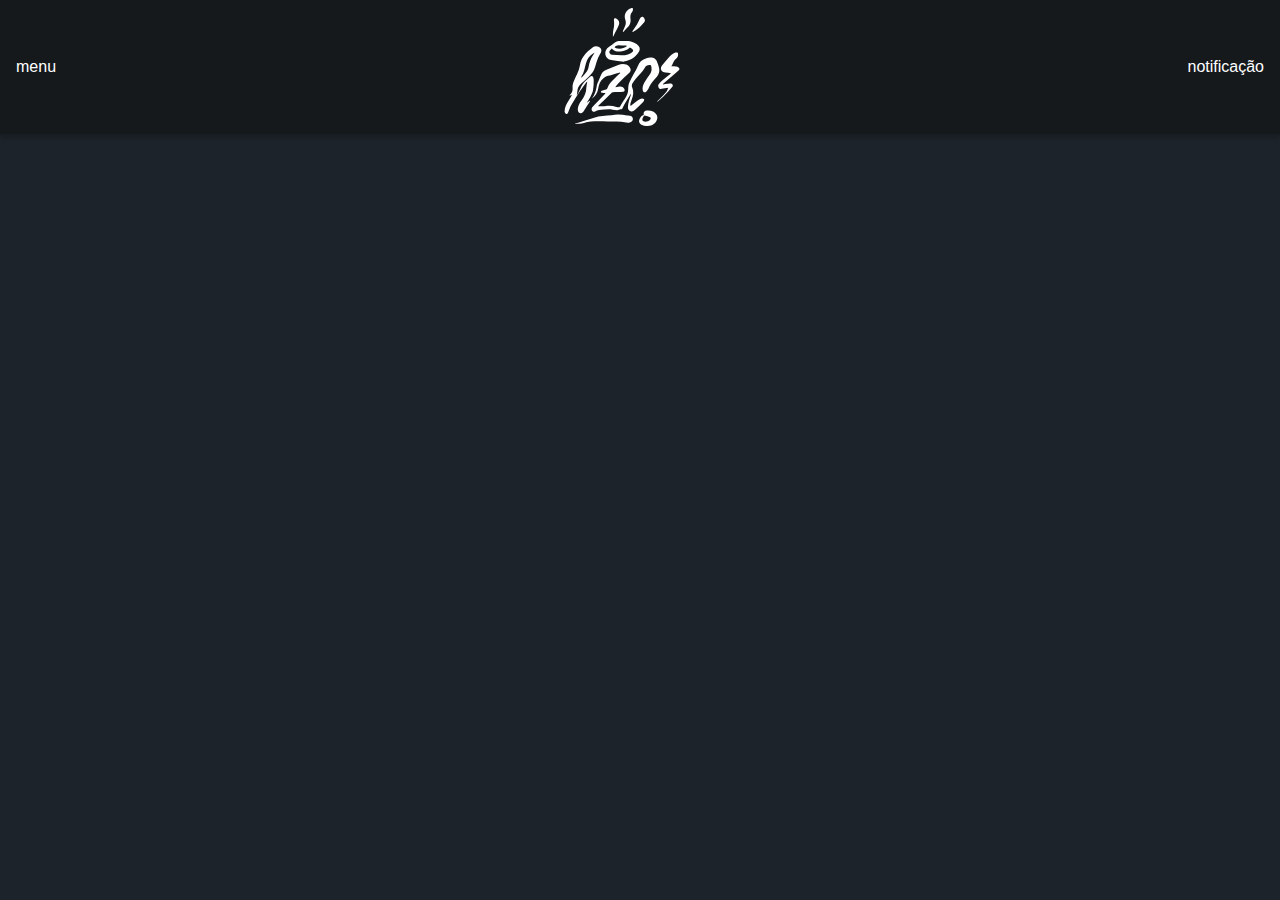
<file: flex-e-grid-main/index.html>
<!DOCTYPE html>
<html lang="pt-br">
<head>
    <meta charset="UTF-8">
    <meta http-equiv="X-UA-Compatible" content="IE=edge">
    <meta name="viewport" content="width=device-width, initial-scale=1.0">
    <title>HZC</title>
    <link rel="preconnect" href="https://fonts.googleapis.com">
    <link rel="preconnect" href="https://fonts.gstatic.com" crossorigin>
    <link rel="stylesheet" href="https://fonts.googleapis.com/css2?family=Open+Sans:wght@400;600;700&display=swap">
    <link rel="stylesheet" href="assets/css/reset.css">
    <link rel="stylesheet" href="assets/css/estilos.css">
</head>
<body>
    <header class="cabecalho">
        <button class="cabecalho__menu">menu</button>
        <img src="assets/img/logo.svg" alt="Logotipo da HZC" class="cabecalho__logo">
        <button class="cabecalho__notificacao">notificação</button>
    </header>
     
</body>
</html>
</file>
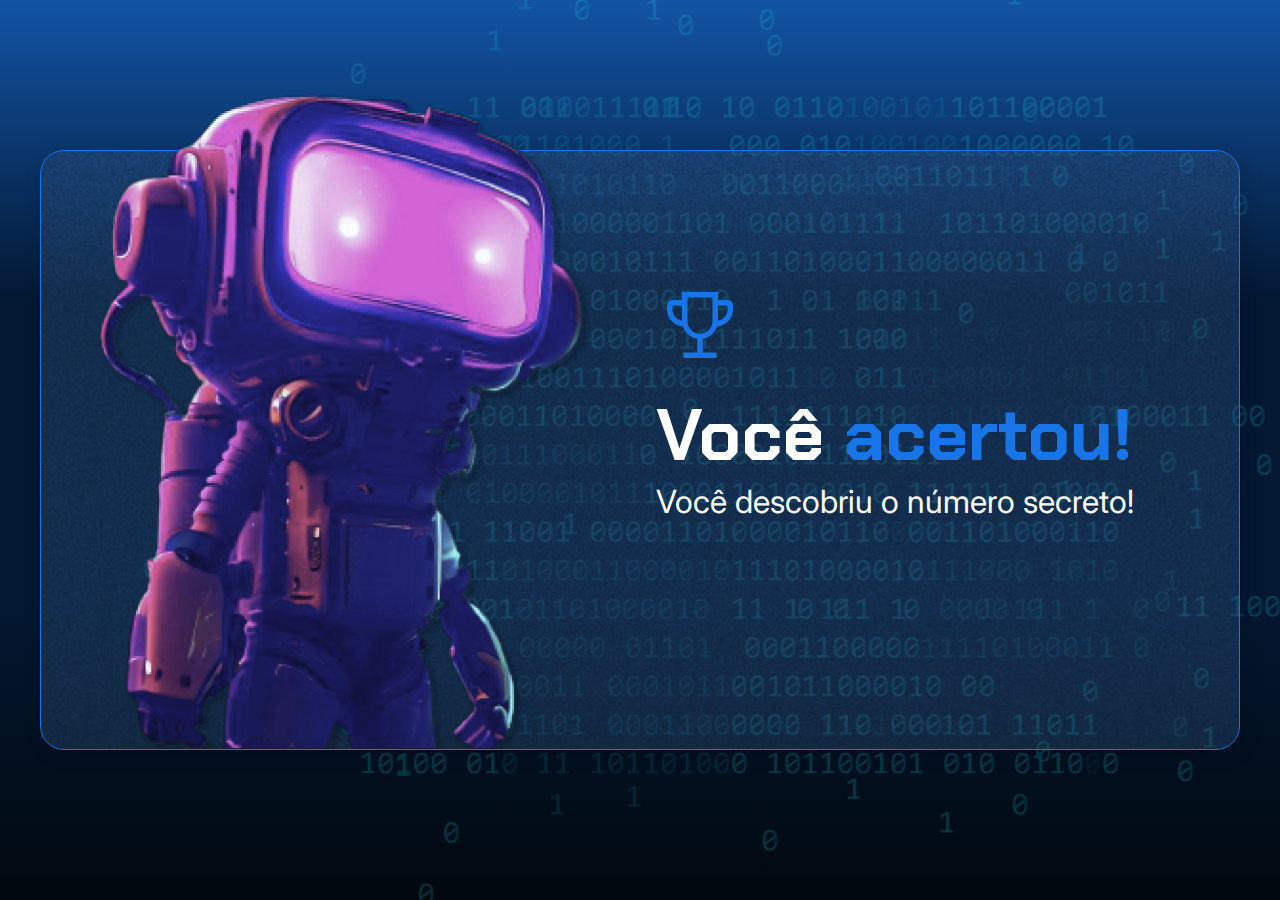
<file: logica-js-projeto_inicial/index.html>
<!DOCTYPE html>
<html lang="en">

<head>
    <meta charset="UTF-8">
    <meta name="viewport" content="width=device-width, initial-scale=1.0">
    <link rel="preconnect" href="https://fonts.googleapis.com">
    <link rel="preconnect" href="https://fonts.gstatic.com" crossorigin>
    <link href="https://fonts.googleapis.com/css2?family=Chakra+Petch:wght@700&family=Inter:wght@400;700&display=swap"
        rel="stylesheet">
    <link rel="stylesheet" href="style.css">
    <title>JS Game</title>
</head>

<body>
    <div class="container">
        <div class="container__conteudo">
            <img src="./img/robot.png" alt="robô mergulhador" class="container__imagem-robo" />
            <div class="container__informacoes">
                <img src="./img/trophy.png" alt="ícone de um troféu" />
                 <div class="container__texto">
                    <h1>Você <span class="container__texto-azul">acertou!</span></h1>
                    <h2>Você descobriu o número secreto!</h2>
                </div>
            </div>
        </div>
    </div>
    <script src="app.js" defer></script>
</body>

</html>
</file>
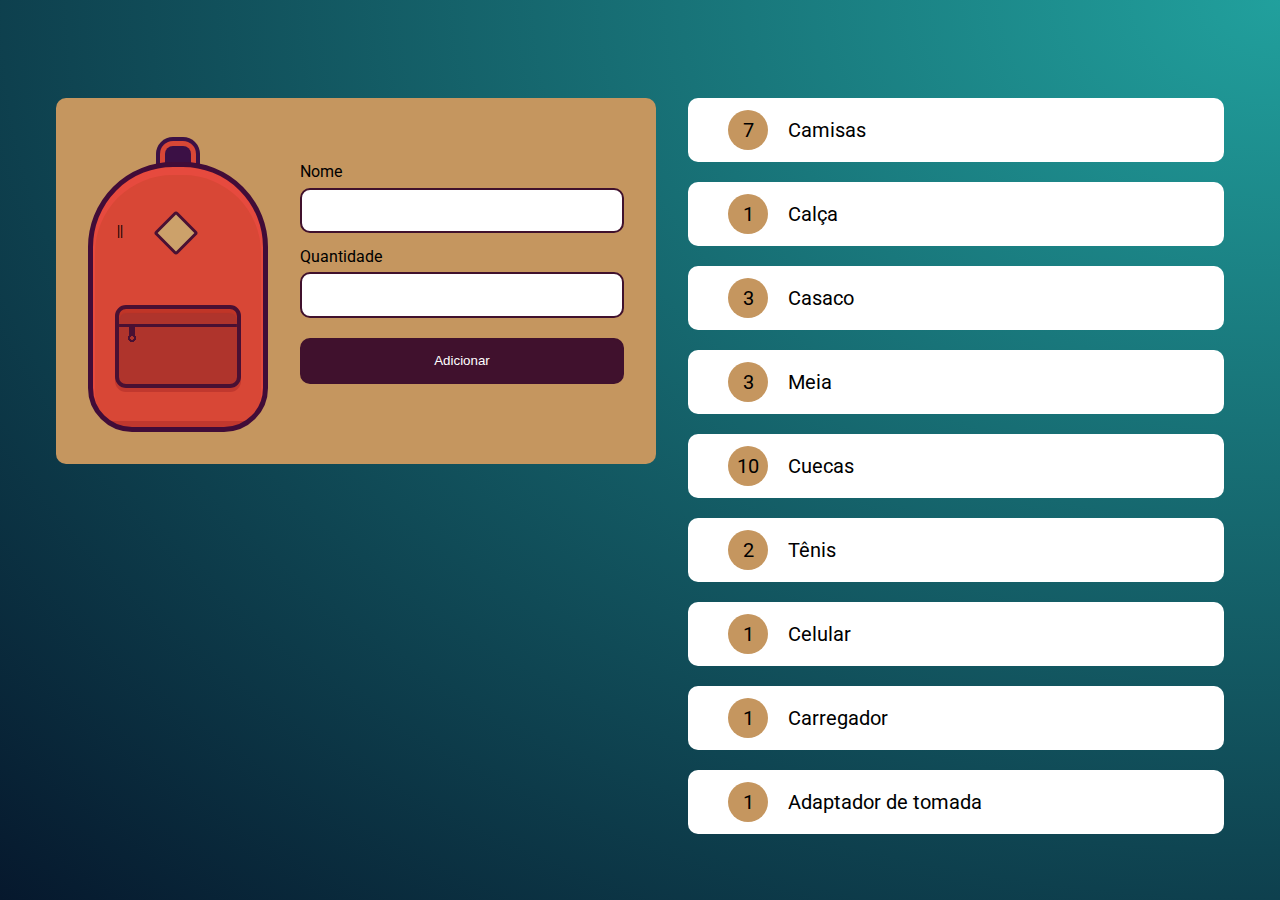
<file: mochila-de-viagem/index.html>
<!DOCTYPE html>
<html lang="en">
<head>
    <meta charset="UTF-8">
    <meta http-equiv="X-UA-Compatible" content="IE=edge">
    <meta name="viewport" content="width=device-width, initial-scale=1.0">
    <title>Mochila de viagem</title>
    <link rel="stylesheet" href="css/style.css">

    <link rel="preconnect" href="https://fonts.googleapis.com">
    <link rel="preconnect" href="https://fonts.gstatic.com" crossorigin>
    <link href="https://fonts.googleapis.com/css2?family=Roboto&display=swap" rel="stylesheet"> 
</head>
<body>
    <main class="conteudo">
        <div class="principal">
            <div class="mochila"></div>
            <form action="" class="adicionar" id="novoItem">
                <label for="item">Nome</label>
                <input type="text" name="nome" id="nome">
                <label for="item">Quantidade</label>
                <input type="number" name="quantidade" id="quantidade">
                <input type="submit" value="Adicionar" class="cadastrar">
            </form>
        </div>
        
        <ul class="lista">
            <li class="item"><strong>7</strong>Camisas</li>
            <li class="item"><strong>1</strong>Calça</li>
            <li class="item"><strong>3</strong>Casaco</li>
            <li class="item"><strong>3</strong>Meia</li>
            <li class="item"><strong>10</strong>Cuecas</li>
            <li class="item"><strong>2</strong>Tênis</li>
            <li class="item"><strong>1</strong>Celular</li>
            <li class="item"><strong>1</strong>Carregador</li>
            <li class="item"><strong>1</strong>Adaptador de tomada</li>
        </ul>
    </main>
    <script src="js/main.js"></script>
</body>
</html>
</file>
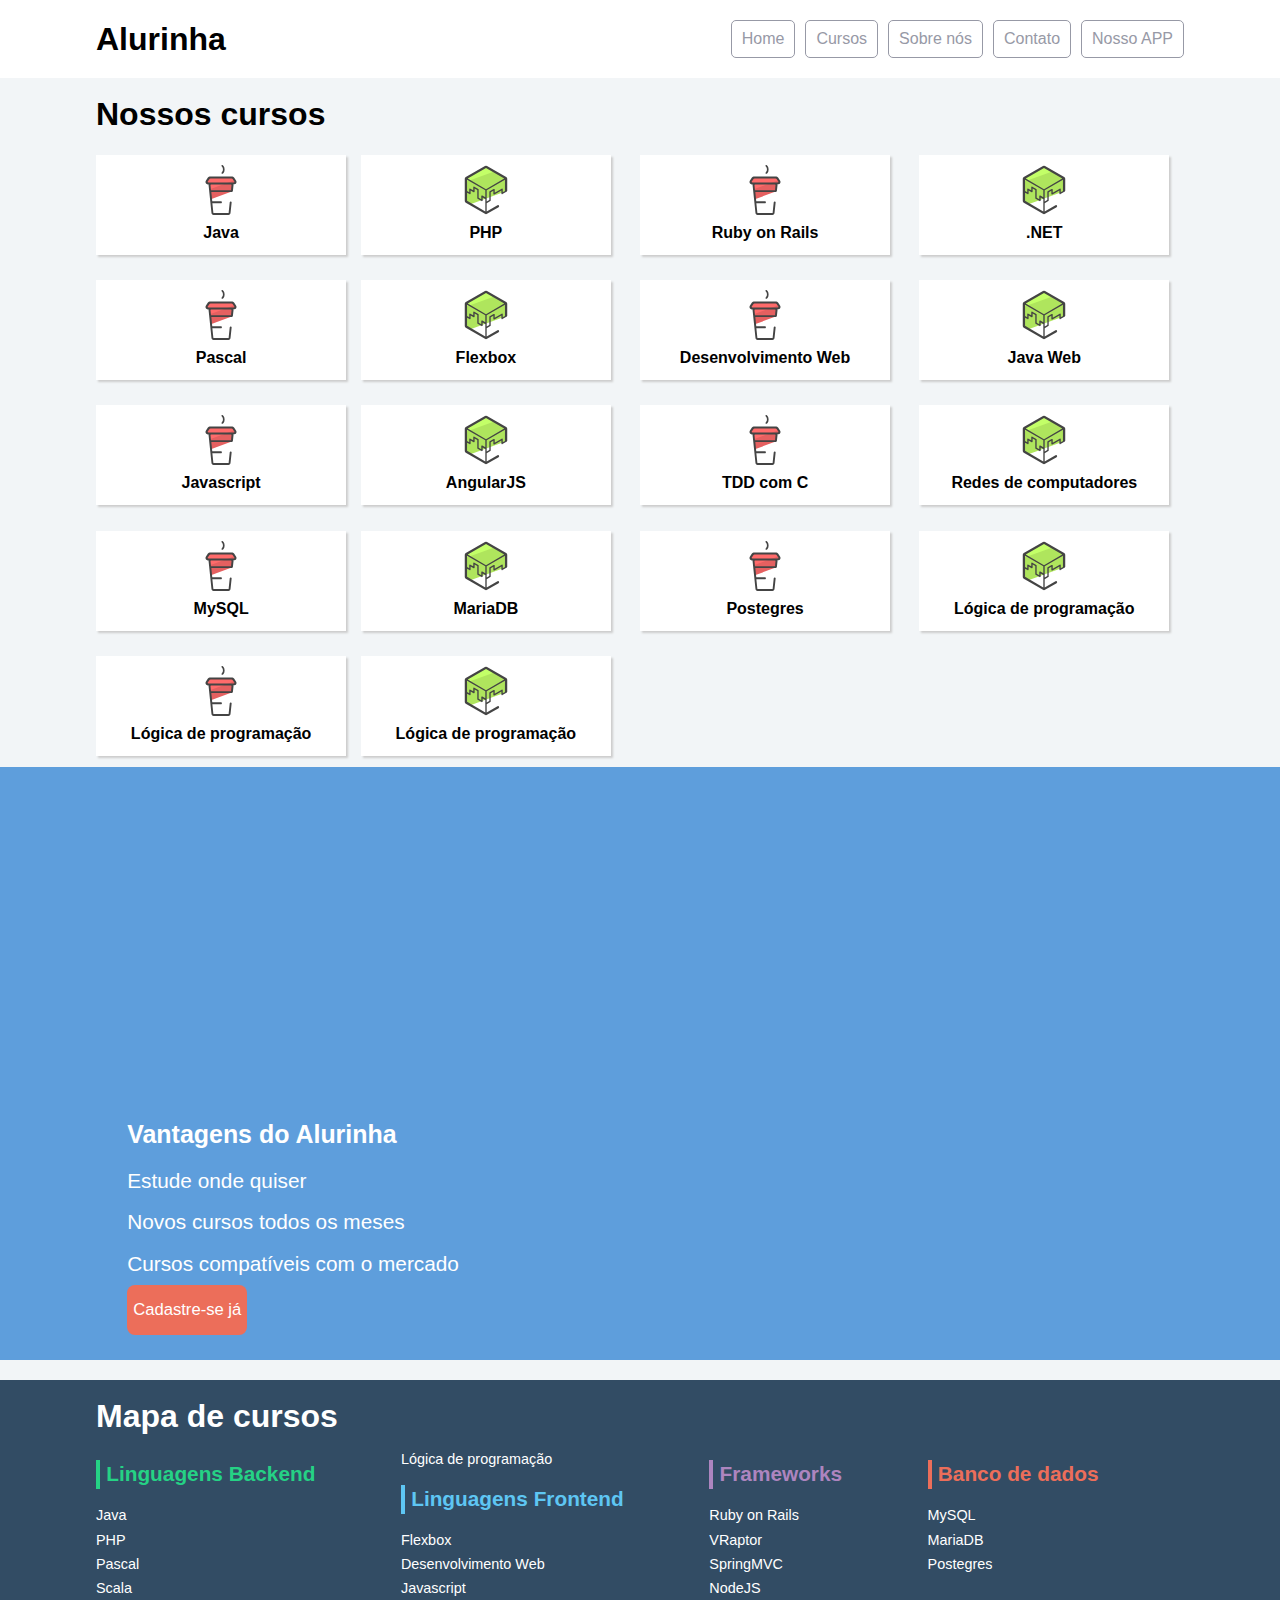
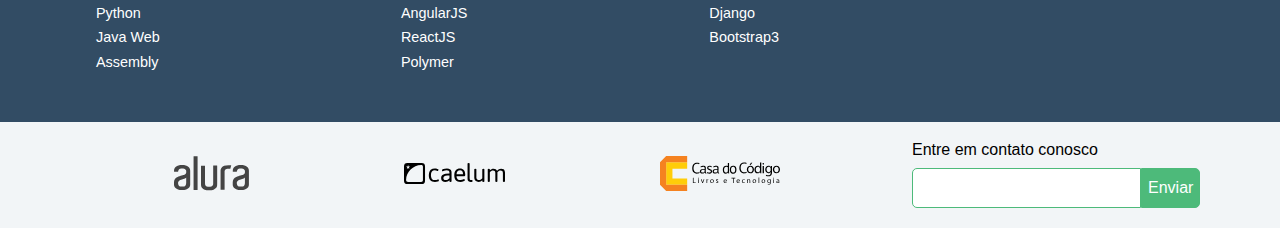
<file: posicione-elementos-com-flexbox/index.html>
<!doctype html>
<html>
<head>
	<meta charset="utf-8">
	<meta name="viewport" content="width=device-width, initial-scale=1">
	<title>Alurinha | Cursos online</title>
	<link rel="stylesheet" href="css/reset.css">
	<link rel="stylesheet" href="css/style.css">
	<link rel="stylesheet" href="css/flexbox.css">
</head>
<body>

	<header class="cabecalhoPrincipal">
		<div class="container">
			<h1 class="cabecalhoPrincipal-titulo">
				<a href="#">Alurinha</a>
			</h1>

			<nav class="cabecalhoPrincipal-nav">
				<a class="cabecalhoPrincipal-nav-link" href="#">Home</a>
				<a class="cabecalhoPrincipal-nav-link" href="#">Cursos</a>
				<a class="cabecalhoPrincipal-nav-link" href="#">Sobre nós</a>
				<a class="cabecalhoPrincipal-nav-link" href="#">Contato</a>
				<a class="cabecalhoPrincipal-nav-link cabecalhoPrincipal-nav-link-app" href="#">Nosso APP</a>
			</nav>
		</div>

	</header>

	<main class="conteudoPrincipal">
		<div class="container">
			<h2 class="subtitulo">Nossos cursos</h2>

			<nav>
				<ul class="conteudoPrincipal-cursos">
					<li class="conteudoPrincipal-cursos-link"><a href="#">Java</a></li>
					<li class="conteudoPrincipal-cursos-link"><a href="#">PHP</a></li>
					<li class="conteudoPrincipal-cursos-link"><a href="#">Ruby on Rails</a></li>
					<li class="conteudoPrincipal-cursos-link"><a href="#">.NET</a></li>
					<li class="conteudoPrincipal-cursos-link"><a href="#">Pascal</a></li>
					<li class="conteudoPrincipal-cursos-link"><a href="#">Flexbox</a></li>
					<li class="conteudoPrincipal-cursos-link"><a href="#">Desenvolvimento Web</a></li>
					<li class="conteudoPrincipal-cursos-link"><a href="#">Java Web</a></li>
					<li class="conteudoPrincipal-cursos-link"><a href="#">Javascript</a></li>
					<li class="conteudoPrincipal-cursos-link"><a href="#">AngularJS</a></li>
					<li class="conteudoPrincipal-cursos-link"><a href="#">TDD com C</a></li>
					<li class="conteudoPrincipal-cursos-link"><a href="#">Redes de computadores</a></li>
					<li class="conteudoPrincipal-cursos-link"><a href="#">MySQL</a></li>
					<li class="conteudoPrincipal-cursos-link"><a href="#">MariaDB</a></li>
					<li class="conteudoPrincipal-cursos-link"><a href="#">Postegres</a></li>
					<li class="conteudoPrincipal-cursos-link"><a href="#">Lógica de programação</a></li>
					<li class="conteudoPrincipal-cursos-link"><a href="#">Lógica de programação</a></li>
					<li class="conteudoPrincipal-cursos-link"><a href="#">Lógica de programação</a></li>
				</ul>
			</nav>
		</div>

		<section class="videoSobre">
			<div class="container">
				<iframe class="videoSobre-video" width="560" height="315" src="https://www.youtube.com/embed/bIlOsJzBVaY?list=PLh2Y_pKOa4UcF1BYPJR3EIMRi3nWAUxIp" frameborder="0" allowfullscreen></iframe>
				
				<div class="videoSobre-sobre">
					<h2 class="videoSobre-sobre-title">Vantagens do Alurinha</h2>
					<ul class="videoSobre-sobre-list">
						<li class="videoSobre-sobre-item">Estude onde quiser</li>
						<li class="videoSobre-sobre-item">Novos cursos todos os meses</li>
						<li class="videoSobre-sobre-item">Cursos compatíveis com o mercado</li>
					</ul>
					<button class="videoSobre-button">Cadastre-se já</button>
				</div>
			</div>
		</section>

	</main>

	<footer class="rodapePrincipal">
		<div class="container">

			<section class="rodapePrincipal-navMap">
				<h3 class="subtitulo">Mapa de cursos</h3>
				<nav class="rodapePrincipal-navMap-list">

					<h4 class="navmap-list-title navmap-list-title-backend">Linguagens Backend</h4>
					<a class="rodapePrincipal-navMap-link" href="#">Java</a>
					<a class="rodapePrincipal-navMap-link" href="#">PHP</a>
					<a class="rodapePrincipal-navMap-link" href="#">Pascal</a>
					<a class="rodapePrincipal-navMap-link" href="#">Scala</a>
					<a class="rodapePrincipal-navMap-link" href="#">Python</a>
					<a class="rodapePrincipal-navMap-link" href="#">Java Web</a>
					<a class="rodapePrincipal-navMap-link" href="#">Assembly</a>
					<a class="rodapePrincipal-navMap-link" href="#">Lógica de programação</a>

					<h4 class="navmap-list-title navmap-list-title-frontend">Linguagens Frontend</h4>
					<a class="rodapePrincipal-navMap-link" href="#">Flexbox</a>
					<a class="rodapePrincipal-navMap-link" href="#">Desenvolvimento Web</a>
					<a class="rodapePrincipal-navMap-link" href="#">Javascript</a>
					<a class="rodapePrincipal-navMap-link" href="#">AngularJS</a>
					<a class="rodapePrincipal-navMap-link" href="#">ReactJS</a>
					<a class="rodapePrincipal-navMap-link" href="#">Polymer</a>
					
					<h4 class="navmap-list-title navmap-list-title-framework">Frameworks</h4>
					<a class="rodapePrincipal-navMap-link" href="#">Ruby on Rails</a>
					<a class="rodapePrincipal-navMap-link" href="#">VRaptor</a>
					<a class="rodapePrincipal-navMap-link" href="#">SpringMVC</a>
					<a class="rodapePrincipal-navMap-link" href="#">NodeJS</a>
					<a class="rodapePrincipal-navMap-link" href="#">Django</a>
					<a class="rodapePrincipal-navMap-link" href="#">Bootstrap3</a>

					<h4 class="navmap-list-title navmap-list-title-bancoDeDados">Banco de dados</h4>
					<a class="rodapePrincipal-navMap-link" href="#">MySQL</a>
					<a class="rodapePrincipal-navMap-link" href="#">MariaDB</a>
					<a class="rodapePrincipal-navMap-link" href="#">Postegres</a>

				</nav>
			</section>

		</div>

		<section class="rodapePrincipal-patrocinadores">
			<div class="container">
				<ul class="rodapePrincipal-patrocinadores-list">
					<li>
						<a class="rodapePrincipal-patrocinadores-list-link patrocinadores-list-link-alura" href="#">
							<img src="img/logos/alura.svg" alt="Logo da Alura">
						</a>
					</li>
					<li>
						<a class="rodapePrincipal-patrocinadores-list-link patrocinadores-list-link-caelum" href="#">
							<img src="img/logos/caelum.svg" alt="Logo da Caelum">
						</a>
					</li>
					<li>
						<a class="rodapePrincipal-patrocinadores-list-link patrocinadores-list-link-casaDoCodigo" href="#">
							<img src="img/logos/cdc.svg" alt="Logo da Casa do Código">
						</a>
					</li>
				</ul>
				<form class="rodapePrincipal-contatoForm" action="#">
					<fieldset>
						<legend class="rodapePrincipal-contatoForm-legend" for="email-contato">Entre em contato conosco</legend>
						<div class="rodapePrincipal-contatoForm-fieldset"> 
							<input class="rodapePrincipal-contatoForm-emailInput" type="email" name="email-contato" id="email-contato">
							<button class="rodapePrincipal-contatoForm-submit" type="submit">Enviar</button>
						</div>
					</fieldset>
				</form>
			</div>
		</section>
	</footer>

</body>
</html>
</file>
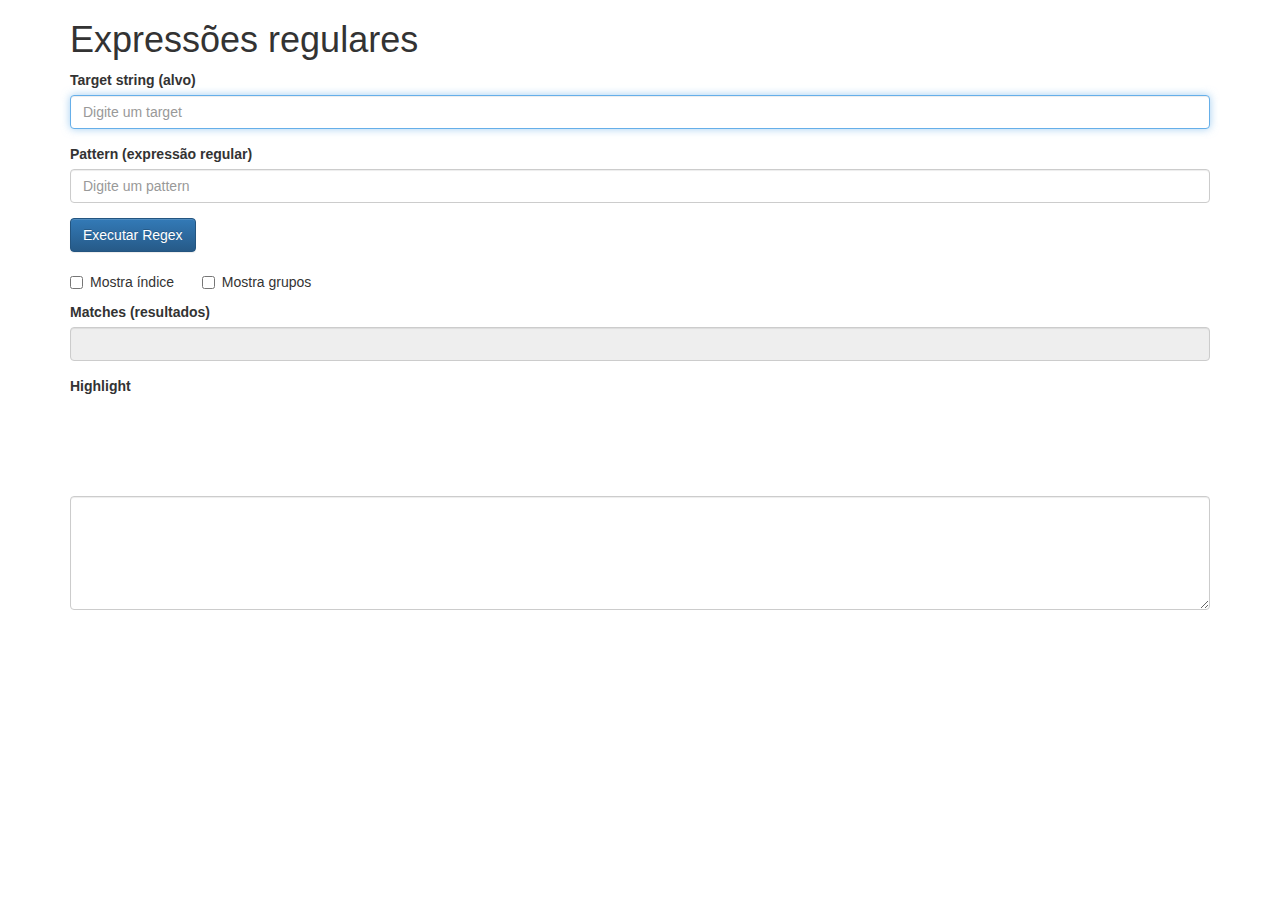
<file: regex/index.html>
<!DOCTYPE html>
<html>
<head>
    <meta charset="UTF-8">
    <title>Alura - Expressões regulares</title>
    <link rel="stylesheet" href="css/bootstrap.css">
    <link rel="stylesheet" href="css/bootstrap-theme.css"> 
</head>

<body class="container">
    
    <h1 class="text-left">Expressões regulares</h1>
    
    <form class="form" >
        
        <div class="form-group">
            <label for="target">Target string (alvo)</label>
            <input type="text" id="target" class="form-control" value="" autocomplete="off" required autofocus placeholder="Digite um target" />        
        </div>    
        
        <div class="form-group">
            <label for="pattern">Pattern (expressão regular)</label>
            <input type="text" id="pattern" class="form-control" value="" autocomplete="off" required  placeholder="Digite um pattern"/>
        </div>

        <div class="form-group">                
            <button class="btn btn-primary" onclick="executa(event)">Executar Regex</button>
        </div>

        <div class="checkbox">
            <label><input type="checkbox" id="mostraIndex" value="true" />Mostra índice </label>
            <label></label>
            <label><input type="checkbox" id="mostraGrupos" value="true" />Mostra grupos </label>
        </div>

        <div class="form-group">
            <label for="resultado" id="labelResultados">Matches (resultados)</label>
            <input type="text" id="resultado" class="form-control" value="" readonly />
        </div>

        <div class="form-group">
            <label for="resultado" id="labelHighlight">Highlight</label>
            <div id="highlightText" style="font-size:30px;"></div>
        </div>
        
    </form>

    <br />
    <br />
    <br />
    <br />

    <div class="form-group">

      <textarea class="form-control" rows="5" id="comment"></textarea>

    </div>
   <br />

    <script src="js/regex.js"></script>
    </body>
</html>
</file>
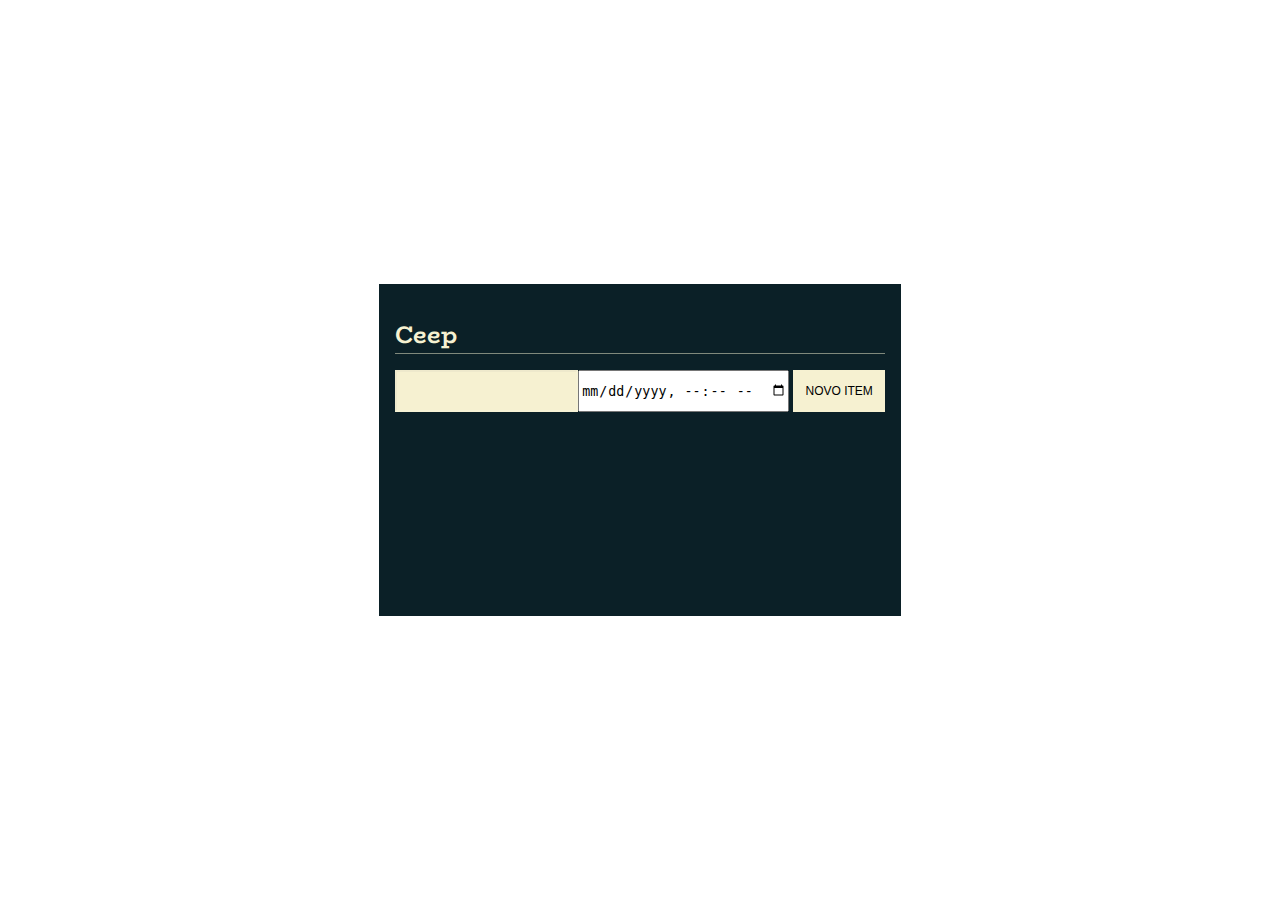
<file: js_web_1920-projeto_inicial/projeto_inicial/index.html>
<!DOCTYPE html>
<html lang="en">
<head>
  <meta charset="UTF-8">
  <meta name="viewport" content="width=device-width, initial-scale=1.0">
  <link rel="stylesheet" href="./assets/css/style.css">
  <link rel="stylesheet" href="https://fonts.googleapis.com/css2?family=BioRhyme&amp;family=Space+Mono&amp;display=swap">
  <link rel="stylesheet" href="https://fonts.googleapis.com/icon?family=Material+Icons">
  <title>Ceep</title>
</head>
<body>
  <div class="app">
    <div class="todo-list">
      <h1 class="title">
        Ceep
      </h1>
      
      <form class="form" action="">
        <input class="form-input" type="text" data-form-input>
        <input type="datetime-local" data-form-date>
        <button class="form-button" data-form-button> Novo Item </button>
      </form>

      <ul class="list" data-list>
        
      </ul>
    </div>
  </div>
  <script type="module" src="main.js"></script>
</body>
</html>
</file>
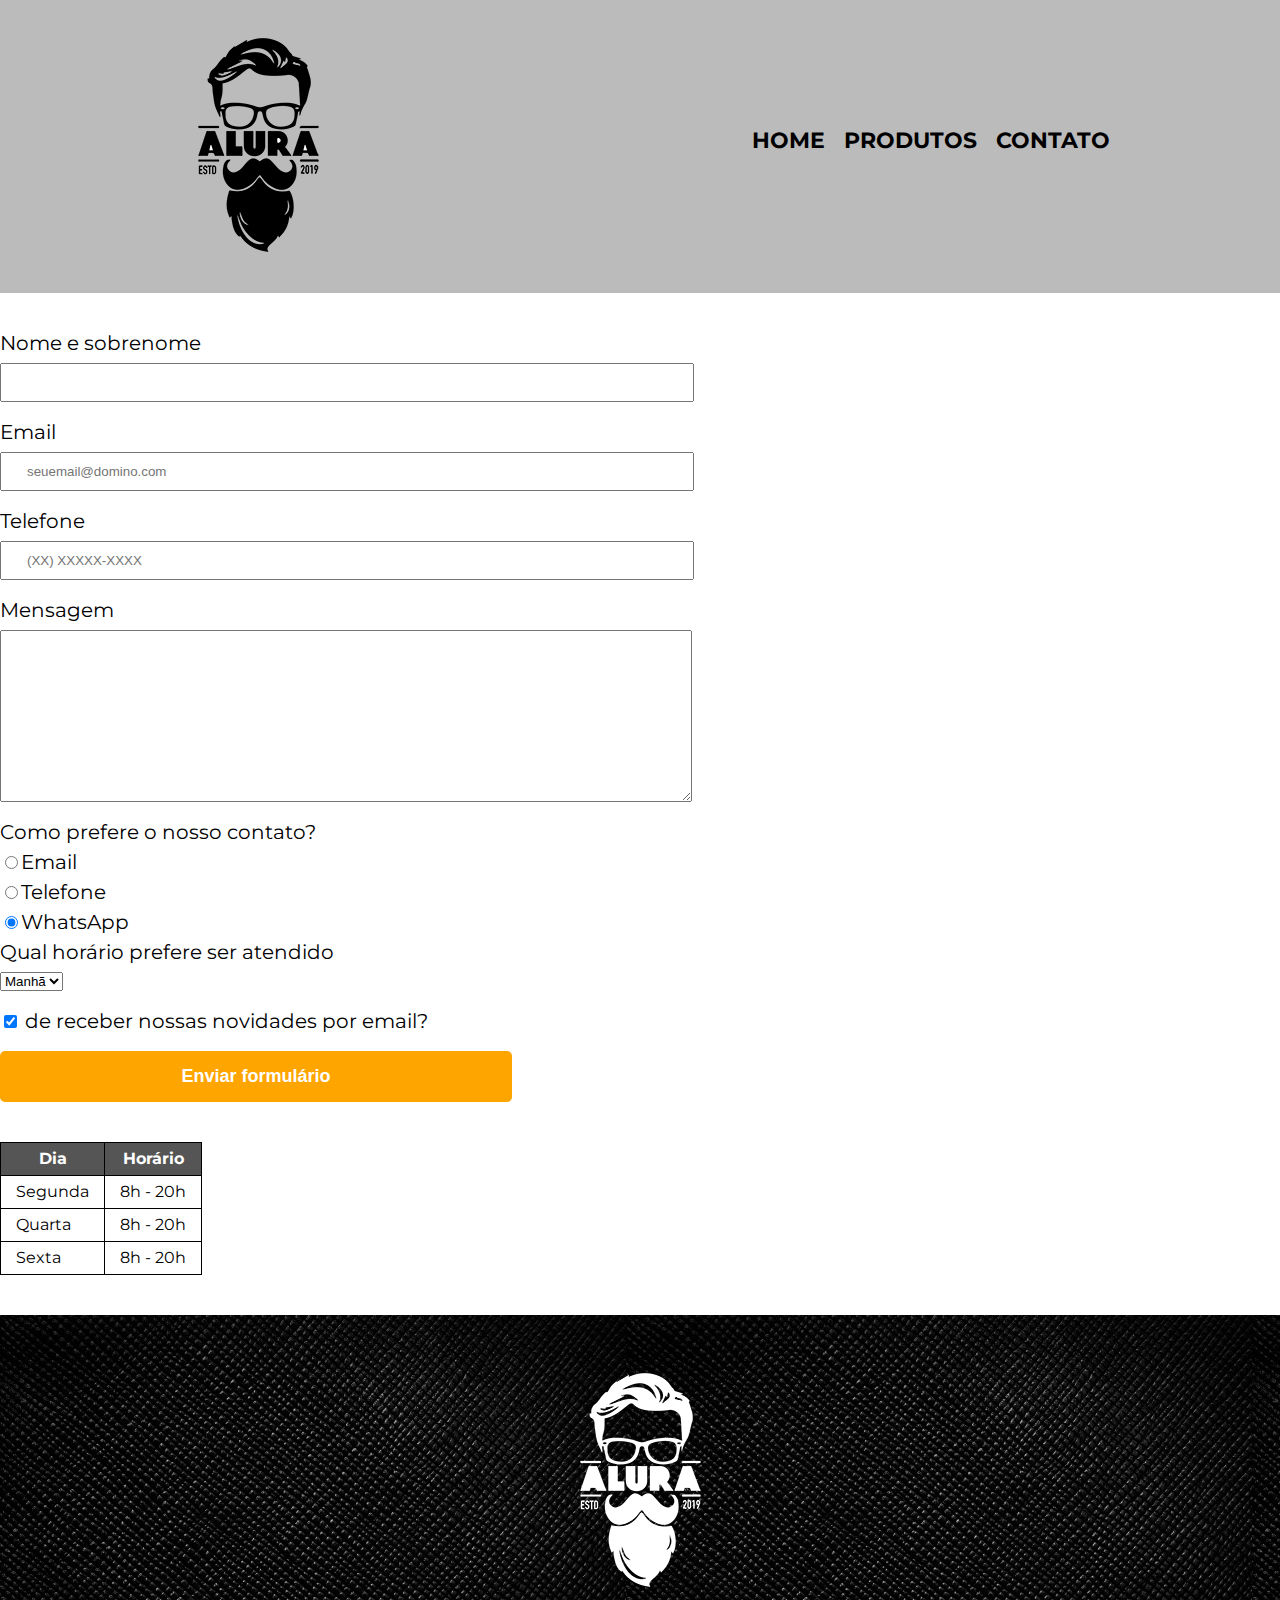
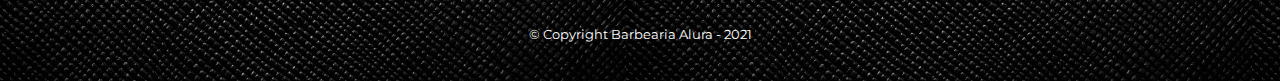
<file: Contatos.html>
<!DOCTYPE html>
<html lang="pt-br">
    <head>
        <meta charset="UTF-8">
        <title>Contato - Barbearia Alura</title>
        <link rel="stylesheet" href="reset.css">
        <link rel="stylesheet" href="style.css">
        <link href="https://fonts.googleapis.com/css2?family=Montserrat&display=swap" rel="stylesheet">

    </head>
    <body>
        
        <header>
            <div class="caixa">
                <h1><a href="Index.html"><img src="logo.png" alt="Logo da Barbearia"></h1></a>

                <nav>
                    <ul>
                        <li><a href="Index.html">Home</a></li>
                        <li><a href="Produtos.html">Produtos</a></li>
                        <li><a href="Contatos.html">Contato</a></li>
                    </ul>
                </nav>
            </div>
        </header>
        <main>
            <form>
                <label for="nomesobrenome">Nome e sobrenome</label>
                <input type="text" id="nomesobrenome" class="input-padrao" required>

                <label for="email">Email</label>
                <input type="email" id="email" class="input-padrao" required placeholder="seuemail@domino.com">

                <label for="telefone">Telefone</label>
                <input type="tel" id="telefone" class="input-padrao" required placeholder="(XX) XXXXX-XXXX">

                <label for="mensagem" >Mensagem</label>
                <textarea cols="70" rows="10" id="mensagem" class="input-padrao" required></textarea>

                <fieldset>
                    <legend>Como prefere o nosso contato?</legend>
                    <label for="radio-email"><input type="radio" name="contato" value="email" id="radio-email">Email</label>
                    <label for=radio-telefone> <input type="radio" name="contato" value="telefone" id="radio-telefone">Telefone</label>
                    <label for="radio-whatsapp"><input type="radio" name="contato" value="whatsapp" id="radio-whatsapp" checked>WhatsApp</label>
                </fieldset>

                <fieldset>
                    <legend>Qual horário prefere ser atendido</legend>
                    <select> 
                        <option>Manhã </option>
                        <option>Trade</option>
                        <option>Noite</option>
                    </select>
                </fieldset>

                <label class="checkbox"><input type="checkbox" checked> de receber nossas novidades por email?</label>

                <input type="submit" value="Enviar formulário" class="enviar">
            </form>
            <table>
                <thead>
                <tr>
                    <th>Dia</th>
                    <th>Horário</th>
                </tr>
            </thead>
                <tbody>
                    <tr>
                        <td>Segunda</td>
                        <td>8h - 20h</td>
                    </tr>
                    <tr>
                        <td>Quarta</td>
                        <td>8h - 20h</td>
                    </tr>
                    <tr>
                        <td>Sexta</td>
                        <td>8h - 20h</td>
                    </tr>
                </tbody>
            </table>
        </main>

        <footer>
            <img src="logo-branco.png" alt="Logo da Barbearia">
            <P class="copyright">&copy; Copyright Barbearia Alura - 2021</P>
        </footer>
    </body>
</html>
</file>
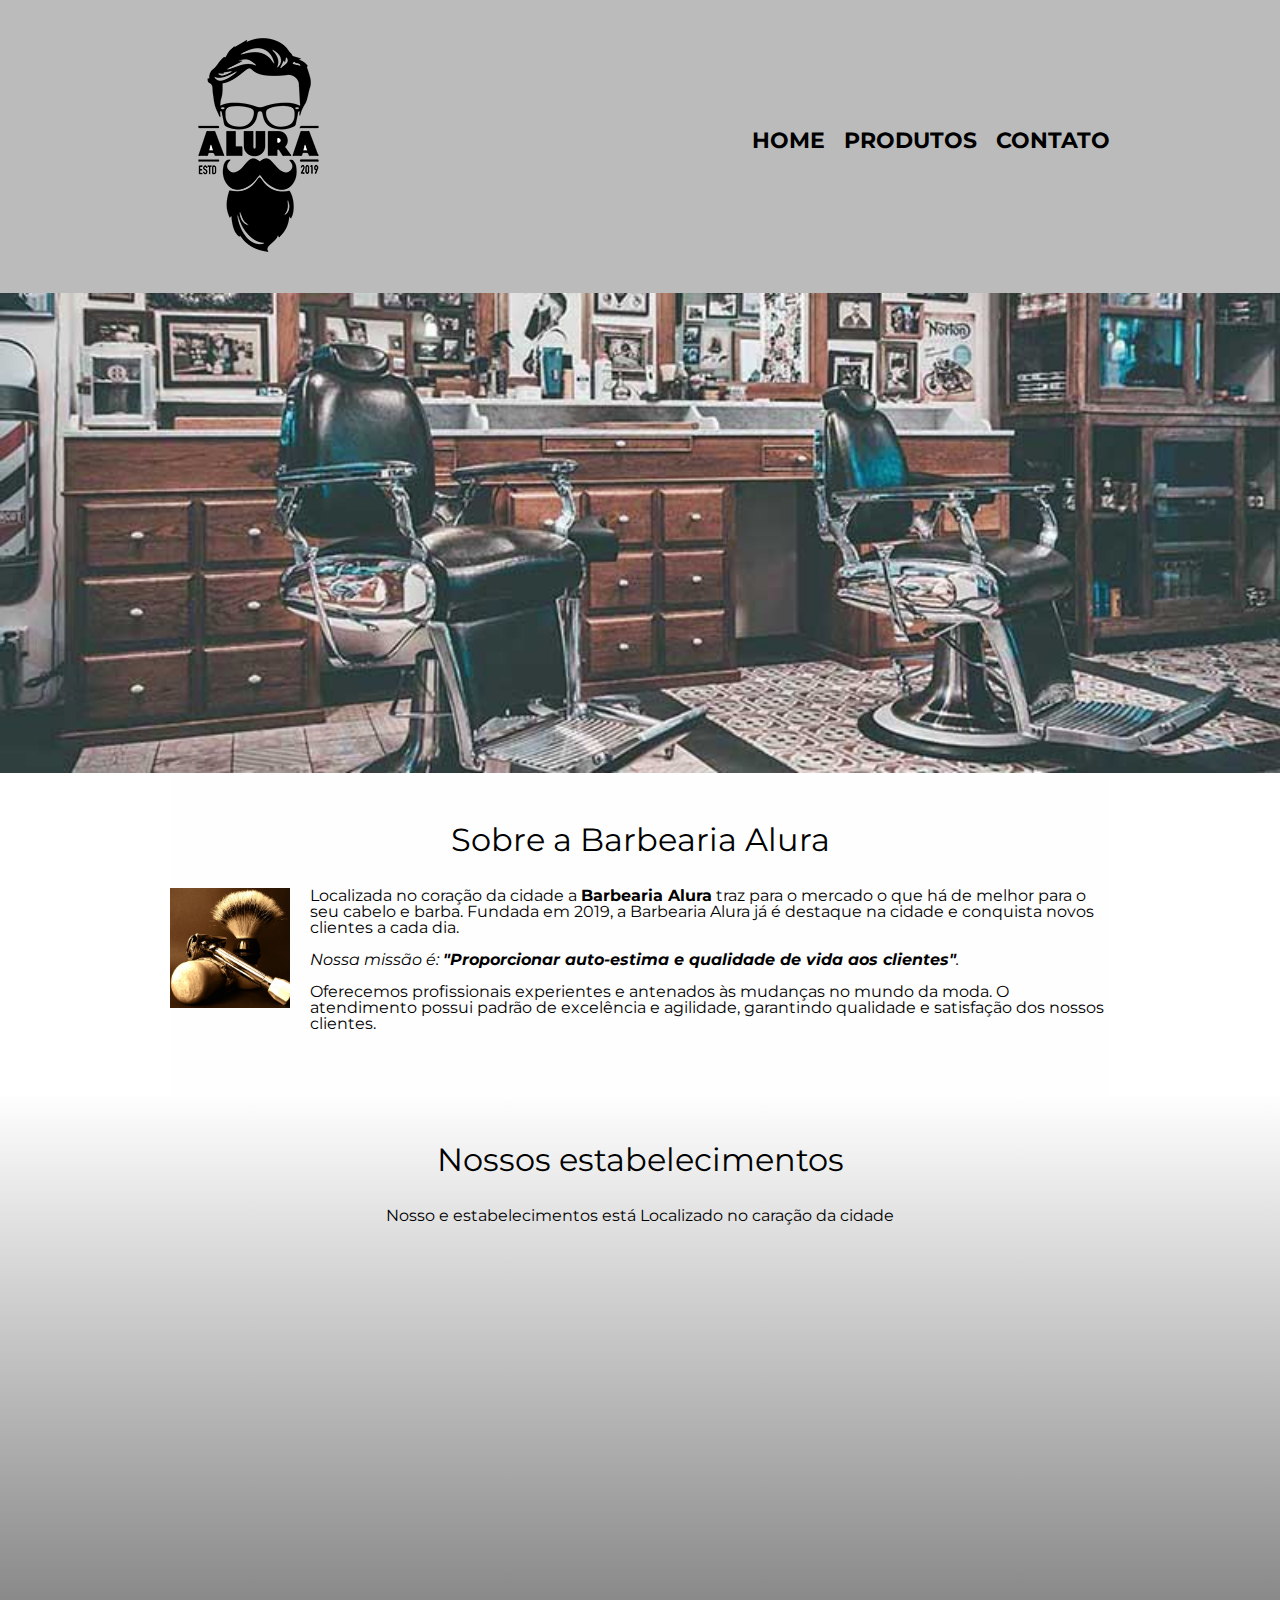
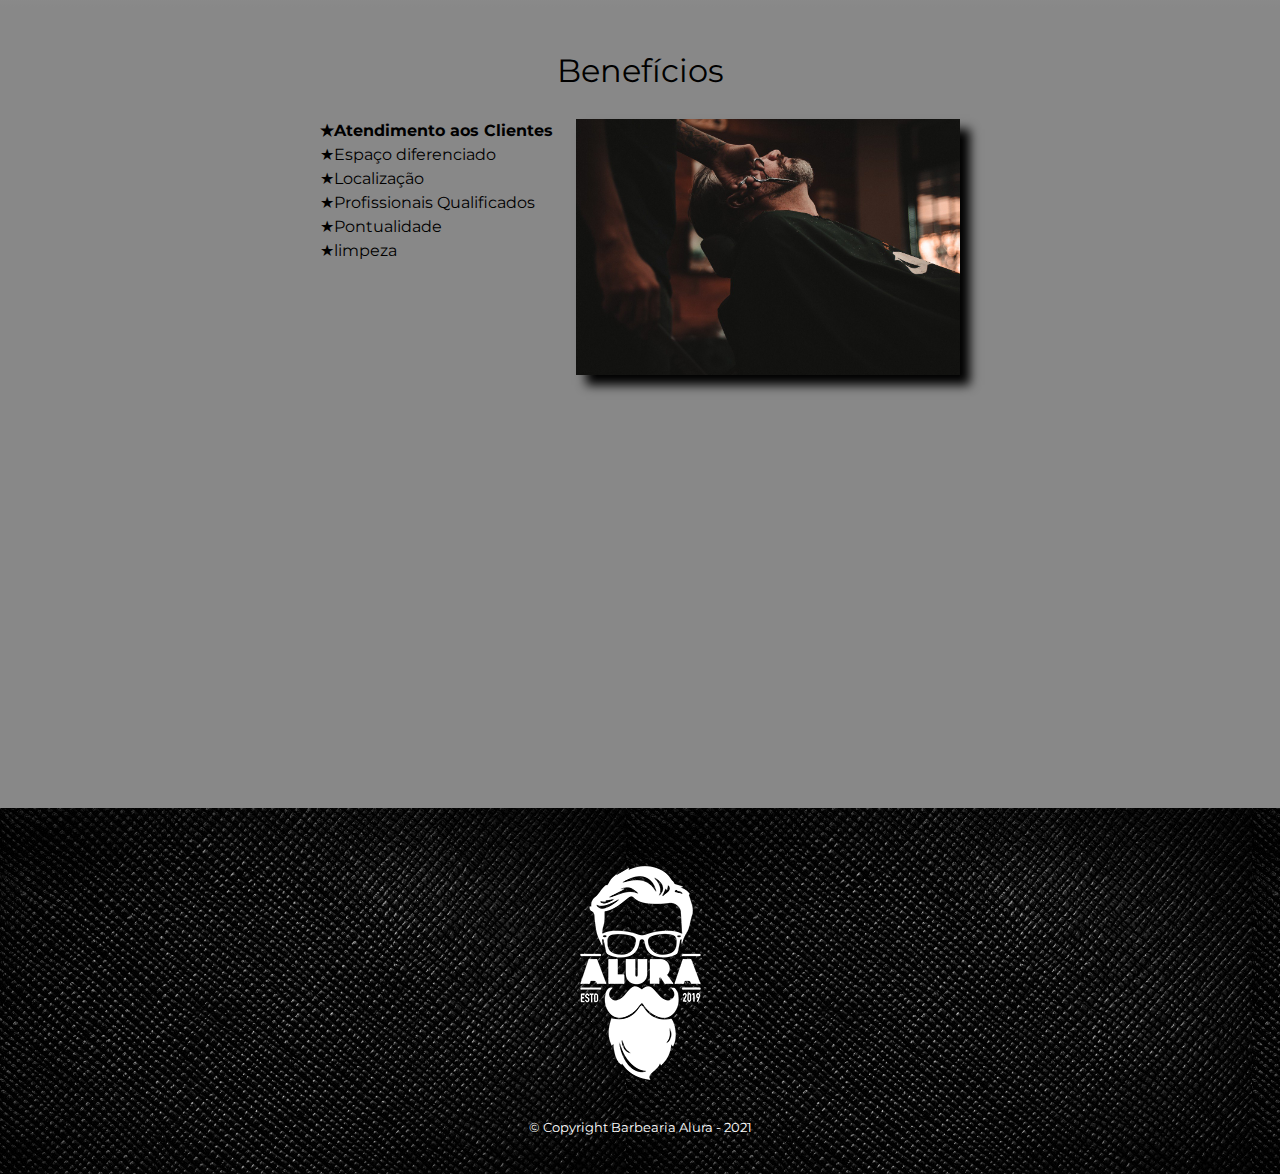
<file: index(1).html>
<!DOCTYPE html>
<html lang="pt-br">
	<head>  
		<meta charset="UTF-8">
		<meta name="viewport" content="width=device-width">
		<title>Barbearia Alura</title>
		<link rel="stylesheet" href="reset.css">
        <link rel="stylesheet" href="style.css">
		<link href="https://fonts.googleapis.com/css2?family=Montserrat&display=swap" rel="stylesheet">

	</head>

	<body>
		<header>
            <div class="caixa">
                <h1><a href="Index.html"><img src="logo.png"></h1></a>

                <nav>
                    <ul>
                        <li><a href="Index.html">Home</a></li>
                        <li><a href="Produtos.html">Produtos</a></li>
                        <li><a href="Contatos.html">Contato</a></li>
                    </ul>
                </nav>
            </div>
        </header>
      
		<img class="banner" src="banner.jpg">
		<main>
			<section class="principal">
				<h2 class="titulo-principal">Sobre a Barbearia Alura</h2>

				<img class="utensilios" src="utensilios.jpg" alt="Utensilios de barbearia.">
		
				<p>Localizada no coração da cidade a <strong>Barbearia Alura</strong> traz para o mercado o que há de melhor para o seu cabelo e barba. Fundada em 2019, a Barbearia Alura já é destaque na cidade e conquista novos clientes a cada dia.</p>

				<p id="missao"><em>Nossa missão é: <strong>"Proporcionar auto-estima e qualidade de vida aos clientes"</strong>.</em></p>

				<p>Oferecemos profissionais experientes e antenados às mudanças no mundo da moda. O atendimento possui padrão de excelência e agilidade, garantindo qualidade e satisfação dos nossos clientes.</p>
			</section>

			<section class="mapa">
				<h3 class="titulo-principal">Nossos estabelecimentos</h3>
				<p>Nosso e estabelecimentos está Localizado no caração da cidade</p>
				<div class="mapa-conteudo">
					<iframe src="https://www.google.com/maps/embed?pb=!1m14!1m12!1m3!1d468006.30410503113!2d-46.796668685773234!3d-23.5935983927261!2m3!1f0!2f0!3f0!3m2!1i1024!2i768!4f13.1!5e0!3m2!1spt-BR!2sbr!4v1620008791642!5m2!1spt-BR!2sbr" width="100%" height="300" style="border:0;" allowfullscreen="" loading="lazy"></iframe>
				</div>
			</section>

			<section class="beneficios">
				<h3 class="titulo-principal">Benefícios</h3>
               
				<div class="conteudo-beneficios">
					<ul class="lista-beneficios">
						<li class="itens">Atendimento aos Clientes</li>
						<li class="itens">Espaço diferenciado</li>
						<li class="itens">Localização</li>
						<li class="itens">Profissionais Qualificados</li>
						<li class="itens">Pontualidade</li>
						<li class="itens">limpeza</li>
					</ul><img src="beneficios.jpg" class="imagem-beneficios">
				</div>

				<div class="video">
					<iframe width="100%" height="315" src="https://www.youtube.com/embed/wcVVXUV0YUY" frameborder="0" allow="accelerometer; autoplay; encrypted-media; gyroscope; picture-in-picture" allowfullscreen></iframe>
				</div>
			</section>
		</main>
	</body>
	<footer>
        <img src="logo-branco.png">
        <P class="copyright">&copy; Copyright Barbearia Alura - 2021</P>
    </footer>
</html>
</file>
<file: -robotron-2000-projeto_inicial/css/style.css>
:root {
    --main-cinza: #CCCCCC;
    --main-branco: #FFFFFF;
    --main-preto: #000000;
}

* {
    box-sizing: border-box;
}

body {
    background: url(../img/fundo.jpg);
    background-position: center center;
    background-size: cover cover;
    padding: 0;
    margin: 0;
    font-weight: 300;
}

body, input {
    font-family: 'Teko', sans-serif;
}

main {
    width: 80vw;
    height: 80vh;
    margin: 10vh 8vw 10vh 12vw;
    display: flex;
    gap: 1vw;
}

.robotron {
    background: url(../img/estrutura.png) no-repeat;
    background-position: center center;
    margin: 0;
    flex-basis: 40%;
    position: relative;
}

.robo {
    height: 110%;
    z-index: 1;
    position: absolute;
    left: -20%;
    top: -5%;
}

.titulo {
    transform: rotate(180deg);
    font-weight: 500;
    font-size: 130px;
    position: absolute;
    bottom: 7rem;
    left: -3rem;
    line-height: 0.8;
    writing-mode: vertical-rl;
    text-orientation: mixed;
    color: rgba(255,255,255,0.8)
}

.box {
    background: rgba(0,0,0,0.6);
    clip-path: polygon(calc(100% - 30px) 0, 100% 30px, 100% calc(100% - 30px), calc(100% - 30px) 100%, 30px 100%, 0 calc(100% - 30px), 0 30px, 30px 0);
    border-left: 5px solid var(--main-cinza);
    height: 80%;
}

/****************************** Equipamentos *****/

.equipamentos {
    flex-basis: 32%;
}

.montador {
    height: 100%;;
}

.montador-conteudo {
    padding: 2em 10%;
}

.peca {
    padding: 1em 0;
}

.peca-titulo {
    color: var(--main-branco);
    text-transform: uppercase;
    font-size: 2.5em;
}

.controle {
    background: var(--main-preto);
    border-radius: 25px;
    float: right;
    display: inline-flex;
    padding: 5px;
    align-items: center;
    align-self: flex-end;
}

.controle-contador {
    width: 40px;
    height: 35px;
    background: none;
    border: 0;
    margin: 0 1rem;
    color: var(--main-branco);
    text-align: center;
    font-size: 2.5em;
    display: inline-flex;
    align-items: center;
    padding-top: 8px;
}

.controle-ajuste {
    display: inline-block;
    width: 40px;
    height: 40px;
    line-height: 44px;
    border-radius: 50%;
    color: var(--main-cinza);
    font-size: 4em;
    background: var(--main-preto);
    text-align: center;
    border: 3px solid var(--main-cinza);
    cursor: pointer;
}

.linha {
    border-color: var(--main-cinza);
}

.producao {
    margin-top: 1em;
    font-size: 2em;
    text-transform: uppercase;
    padding: 0.2em 1em;
    float: right;
    border: 3px solid var(--main-branco);
    background: var(--main-branco);
    clip-path: polygon(100% 0, 100% calc(100% - 30px), calc(100% - 30px) 100%, 0 100%, 0 0);
    cursor: pointer;
}

.producao:hover {
    background: var(--main-preto);
    color: var(--main-branco)
}



/****************************** Estatísticas *****/
.estatisticas {
    flex-basis: 23%;
    padding: 2em 2em 0;
}

.estatistica {
    color: var(--main-branco);
    display: flex;
    align-items: flex-start;
    height: 25%;
}

.estatistica-titulo {
    font-size: 1.5em;
    border-bottom: 1px solid var(--main-cinza);
    flex-basis: 40%;
    text-transform: uppercase;
    order: 1
}

.estatistica-valor {
    flex-basis: 60%;
    position: relative;
    margin: 10px 0 0;
    order: 2;
    margin: -10px 0 0;
}

.estatistica-valor::after {
    content: "";
    display: block;
    padding-bottom: 100%;
    border: 1px solid var(--main-cinza);
    border-radius: 50%;
}

.estatistica-numero {
    position: absolute;
    top: 50%;
    transform: translateY(-46%);
    width: 100%;
    line-height: 100%;
    text-align: center;
    font-size: 3em;
    margin: 0;
}

.estatistica:nth-child(2n) .estatistica-titulo {
    order: 2;
    text-align: right;
}

.estatistica:nth-child(2n) .estatistica-valor {
    order: 1;
    flex-basis: 35%;
    margin: 10px 0 0;
}

@media screen and (max-width: 1600px) {
    body { 
        font-size: 14px;
    }
    main {
        width: 90vw;
        height: 80vh;
        margin: 5vh auto;
    }
}

@media screen and (max-width: 1200px) {
    body { 
        font-size: 13px;
    }

    main {
        width: 96vw;
        height: 80vh;
        margin: 10vh auto;
    }
}
</file>
<file: alura-store/assets/css/style.css>
.app {
    background: #f1f1f1;
    display: grid;  
    grid-template-areas: 
        "cabecalho"
        "conteudo"
        "rodape";
    grid-template-columns: auto;
    grid-template-rows: 50px 100vh auto auto; 
}

.cabecalho {
    grid-area: cabecalho;
}

.conteudo {
    grid-area: conteudo;
}

.rodape {
    grid-area: rodape;
}
</file>
<file: alura-store/assets/css/destaques.css>
.caixa{
    align-items: flex-end;
    display: flex;
    justify-content: center;
}

.destaques{
    display: grid;
    grid-gap: .2rem;
    grid-template-columns: 25% 25% 25% 25%;
    grid-template-rows: 33.33% 33.33% 33.33%;
    height: calc(100vh - 50px);
}

.destaques__titulo{
    background: rgba(0, 0, 0, .5);
    color: #fdfdfd;
    padding: .6rem;
    text-align: center;
    width: 100%;
}

.destaques__principal {
    background: url('../img/fortnite.jpg') center / cover no-repeat;
    grid-row: 1/3;
}

.destaques__secundario:nth-child(2) {
    background: url('../img/pubg.jpg') center / cover no-repeat;
    
}

.destaques__secundario:nth-child(3){
    background: url('../img/slack.png') center / cover no-repeat;
 

}

.destaques__secundario:nth-child(4){
    background: url('../img/whatsapp.png') center / cover no-repeat;
 
}

.destaques__secundario:nth-child(5){
    background: url('../img/cs-go.jpg') center / cover no-repeat;
   
}

.destaques__categorias{
   
    grid-row: 3 / 3;

}

.destaques__categorias___lista{
    display: flex;
    flex-wrap: wrap;
    height: 100%;
    justify-content: space-between;
}

.destaques__categorias___item{
    align-items: center;
    background: #fdfdfd;
    border-left: 5px solid transparent;
    color: #333333;
    display: flex;
    padding: 1rem;
    width: 50%
    
}

.destaques__categorias___link{
    color: inherit
}
</file>
<file: alura-store/assets/css/populares.css>
.populares{
    padding: 3rem 0;
}

.populares__conteudo{
    display: flex;
    display: wrap;
    grid-area: conteudo;
    padding: 1rem 0;
}

.populares__card{
    background: #fdfdfd;
    display: grid;
    grid-template-areas:
        "card-imagem"
        "card-corpo";
    grid-template-rows: 173px auto;
      
}


.populares__card___imagem {
    grid-area: card-imagem;
    height: 100%;
    width: 100%;
}

.populares__card:last-child{
    margin-right: 0;
}

.populares__card___corpo {
    display: grid;
    grid-area: card-corpo;
    grid-row-gap: .5rem;
    grid-template-areas: 
        "card-cabecalho"
        "card-conteudo";
    grid-template-rows: 50px auto;
    padding: .75rem;
}

.populares__card___titulo{
    color: #333333;
    font-size: 1.5rem;
}

.populares__card___data{
    color: #808080;
    font-size: .9rem;
}

.populares__card___descricao{
    color: #333333;
    line-height: 1.5;
    margin: 1rem;
    text-align: justify;
}

.populares__titulo{
    font-weight: 500;
}

.populares__icone{
    margin-right: .25rem;
}

.populares__cabecalho{
    border-bottom: 1px solid #dcdcdc;
    display: flex;
    justify-content: space-between;
}

.populares__botao{
    background: transparent;
    border: none;
    color: #333333;
}
</file>
<file: alura-store/assets/css/menu.css>
.menu__link{
    color: #333333;
    padding: .5rem 1rem;
}

.menu__link:hover, .menu__link.ativo{
    border-bottom: 2px solid #0073e6;
}
</file>
<file: alura-store/assets/css/responsivo.css>
@media screen and (min-width: 0){
    .destaques__principal, .destaques__categorias{
        grid-column: 1 / 5;
    
    }
    .destaques__secundario:nth-child(2) {
        display: none;
        grid-column: none;
        grid-row: none;
    }

    .destaques__secundario:nth-child(3) {
        display: none;
        grid-column: none;
        grid-row: none;
    }

    .destaques__secundario:nth-child(4) {
        display: none;
        grid-column: none;
        grid-row: none;
    }

    .destaques__secundario:nth-child(5) {
        display: none;
        grid-column: none;
        grid-row: none;
    }

    .populares__conteudo{
        flex-direction: column;
    }

    .populares__card{
        grid-template-rows: 150px auto ;
        margin-bottom: 3rem;
        margin-right: 0;
        width: 100%;
    }

}

@media screen and (min-width: 768px){
    .destaques__principal{
        grid-column: 1 / 4;
        }

    .destaques__secundario:nth-child(2) {
        display: flex;
        grid-column: 4 / 4;
        grid-row: 1 / 1;
    }

    .destaques__secundario:nth-child(3) {
        display: flex;
        grid-column: 4 / 4;
        grid-row: 2 / 2;
    }

    .destaques__secundario:nth-child(4) {
        display: flex;
        grid-column: 4 / 4;
        grid-row: 3 / 3;
    }

    .destaques__secundario:nth-child(5) {
        display: flex;
        grid-column: 3 / 3;
        grid-row: 3 / 3;
    }
    .destaques__categorias{
        grid-column: 1 / 3;
    }

    .populares__conteudo{
        flex-direction: row;
    }

    .populares__card {
        grid-template-rows: 173px auto;
        margin-bottom: 3rem;
        margin-right: 1rem;
        width: calc(50% - 1rem);
}

}

@media screen and (min-width: 992px) {
    .populares__card {
        width: calc(33.33% - 1rem);
    }
}

@media screen and (min-width: 1200px){
 .populares__card {
        margin-bottom: 0; 
        width: calc(20% - 1rem);
    }
}
</file>
<file: aluramidi-curso-arquivos-iniciais/css/estilos.css>
:root {
  --cinza: #aaa;
  --vermelha: #e93d50;
  --vermelha-escura: #af303f;
  --branca: #fff;
  --luz: rgb(229, 255, 0);
}

body {
  align-items: center;
  background: linear-gradient(45deg, #a7cfdf 0%,#23538a 100%);
  display: flex;
  justify-content: center;
  flex-direction: column;
  font-family: 'Montserrat', sans-serif;
  min-height: 100vh;
}

h1 {
  color: var(--branca);
  margin-bottom: 20px;
  font-size: 2rem;
}

.teclado {
  background: linear-gradient(to bottom, #eeeeee 0%,#cccccc 100%);
  box-shadow: 6px 8px 0 6px #666, 10px 10px 10px #000;
  border-radius: 30px;
  display: grid;
  gap: 10px;
  grid-template-columns: repeat(3, 1fr);
  padding: 10px;
}

.tecla {
  background-color: var(--branca);
  border-radius: 30px;
  box-shadow: 3px 3px 0 var(--cinza);
  color: var(--vermelha);
  cursor: pointer;
  height: 120px;
  font-size: 1.75em;
  font-weight: bold;
  line-height: 120px;
  text-align: center;
  width: 120px;
}

.tecla.ativa,
.tecla:active {
  background-color: var(--vermelha);
  border: 4px solid  var(--vermelha);
  box-shadow: 3px 3px 0 var(--vermelha-escura) inset;
  color: var(--branca);
  outline: none;
}

.tecla.focus,
.tecla:focus {
  outline: none;
  box-shadow: 1px 1px 10px var(--luz);
}

.tecla.active:focus,
.tecla:active:focus {
  box-shadow: 3px 3px 0 var(--vermelha-escura) inset, 1px 1px 10px var(--luz);
}
</file>
<file: arquitetura-css-assets/assets/css/menu/menu-item.css>
.menu__item {
    list-style: none;
}

.menu__item:last-child .menu__link{
    margin-right: 0;
}
</file>
<file: arquitetura-css-assets/assets/css/menu/menu-lista.css>
.menu__lista{
    display: flex;
}
</file>
<file: arquitetura-css-assets/assets/css/menu/menu-link.css>
.menu__link {
    color: #808080;
    margin-right: 1.25rem;
    text-decoration: none;
    text-transform: lowercase;
}

.menu__link.ativo{
    color: #333333;
    font-weight: bold;
}

.menu__link:hover{
    text-decoration: underline;
}
</file>
<file: arquitetura-css-assets/assets/css/banner/banner.css>
.banner{
    position: relative;
}
</file>
<file: arquitetura-css-assets/assets/css/banner/banner-titulo.css>
.banner__titulo{
    font-family: pacifico, cursive;
    color: #fdfdfd;
    position: absolute;
    left: 50%;
    text-shadow: 0 4px 4px rgba(0,0,0,0.75);
    top: 50%;
    text-align: center;
    transform: translate(-50%, -50%);
    width: 100%;

}

@media screen and (min-width: 0) {
    .banner__titulo{
       font-size: 3rem; 
    }
}


@media screen and (min-width: 768px) {
    .banner__titulo{
        font-size:  5.0625rem;
    }
}
</file>
<file: arquitetura-css-assets/assets/css/banner/banner-imagen.css>
.banner__imagem{
    background: url('../../img/banner.jpg') no-repeat center / cover;
    width: 100%;
}

@media screen and (min-width: 0) {
    .banner__imagem {
        height: calc(100vh - 51px);
    }
}

@media screen and (min-width: 0) {
    .banner__imagem {
        height: calc(100vh - 72px);
    }
}
</file>
<file: arquitetura-css-assets/assets/css/cabecalho.css>
.cabecalho{
    align-items: certer;
    background: #f9f9f9;
    display: flex;
    justify-content: space-between;
    padding-left: 2rem;
    padding-right: 2rem;
}

@media screen and (min-width: 0) {
    .cabecalho {
        justify-content: center;
        padding: 0 1rem;

    }
}
@media screen and (min-width: 768px) {
    .cabecalho {
        justify-content: space-between;
        padding: 0 5rem;

    }
}
</file>
<file: arquitetura-css-assets/assets/css/sobre/sobre.css>
.sobre {
    text-align: center;
}

@media screen and (min-width: 0) {
    .sobre {
        padding: 2.5rem 1rem;
    }
}

@media screen and (min-width: 768px) {
    .sobre {
        padding: 2.5rem;
    }
}
</file>
<file: arquitetura-css-assets/assets/css/sobre/sobre-descricao.css>
.sobre__descricao {
    color: #595959;
    font-weight: 100;
}

@media screen and (min-width: 0px) {
    .sobre__descricao {
        font-size: 1.3rem;
    }
}

@media screen and (min-width: 768px) {
    .sobre__descricao {
        font-size: 1.75rem;
    }
}
</file>
<file: arquitetura-css-assets/assets/css/sobre/sobre-titulo.css>
.sobre__titulo {
    color: #8d0606;
    font-family: Pacifico, cursive;

}

@media screen and (min-width: 0px) {
    .sobre__titulo {
        font-size: 2rem;
    }
}

@media screen and (min-width: 768px) {
    .sobre__titulo {
        font-size: 3.1875rem;
    }
}
</file>
<file: arquitetura-css-assets/assets/css/receita/receita-botao.css>
.receita__botao{
    background: #8d0606;
    border: none;
    border-radius: 5px;
    color: #fdfdfd;
    padding: 1rem;
    transition: all .1s ease-in-out;
}

.receita__botao:hover{
    background:#620404 ;
    cursor: pointer;
}
</file>
<file: arquitetura-css-assets/assets/css/receita/receita-conteudo.css>
.receita__conteudo{
    padding: 1rem;
}
</file>
<file: arquitetura-css-assets/assets/css/receita/receita-descricao.css>
.receita__descricao{
    font-size: 1.1875;
    line-height: 1.5;
    text-align: justify;
    
}
</file>
<file: arquitetura-css-assets/assets/css/receita/receita-imagem.css>
.receita__imagem{
    height: 200px;
}
</file>
<file: arquitetura-css-assets/assets/css/receita/receita-titulo.css>
.receita__titulo{
    font-size: 1.4375rem;
}
</file>
<file: arquitetura-css-assets/assets/css/receitas.css>
.receitas {
    background: #e5e5e5;
    display: flex;
    flex-wrap: wrap;

}

@media screen and (min-width: 0) {
    .receitas {
        padding: 5rem 0 0 1rem;
    }
}

@media screen and (min-width: 768px) {
    .receitas {
        padding: 5rem 0 0 2.5rem;
    }
}

@media screen and (min-width: 992px) {
    .receitas {
        padding: 5rem 0 0 5rem;
    }
}
</file>
<file: arquitetura-css-assets/assets/css/receita/receita.css>
.receita {
    background: #fdfdfd;
    display: flex;
    flex-direction: column;
    margin-bottom: 5rem;

}

@media screen and (min-width: 0) {
    .receita {
        margin-right: 1rem;
        width: 100%;
    }
}

@media screen and (min-width: 768px) {
    .receita {
        margin-right: 2.5rem;
        width: calc(33% - 2.5rem)
    }
}

@media screen and (min-width: 992px) {
    .receita {
        margin-right: 5rem;
        width: calc(25% - 5rem);
    }
}
</file>
<file: arquitetura-css-assets/assets/css/quemSomos/quemSomos-descricao.css>
.quem-somos__descricao{
    font-weight: 100;
    font-size: 1.75rem;
    color: #595959;
}
</file>
<file: arquitetura-css-assets/assets/css/quemSomos/quemSomos-titulo.css>
.quem-somos__titulo{
    margin-bottom: 1rem;
    color: #8d0606;
    font-size: 3.1875rem;
    font-family: Pacifico, cursive;
}
</file>
<file: arquitetura-css-assets/assets/css/quemSomos/quemSomos.css>
.quem-somos{
    text-align: center;
    padding: 5rem;
}
</file>
<file: arquitetura-css-assets/assets/css/pessoas.css>
.pessoas {
    display: flex;
    justify-content: space-around;
    padding-top: 3rem;
}

@media screen and (min-width: 0) {
    .pessoas {
        flex-direction: column;
    }
}

@media screen and (min-width: 768px) {
    .pessoas {
        flex-direction: row;
    }
}
</file>
<file: arquitetura-css-assets/assets/css/pessoa/pessoa-funcao.css>
.pessoa__funcao{
    text-transform: lowercase;
    color: #595959;
    font-size: 1.25rem;
}
</file>
<file: arquitetura-css-assets/assets/css/pessoa/pessoa-imagem.css>
.pessoa__imagem{
    backgroud: red;
    background-position: center;
    background-size: cover;
    background-repeat: no-repeat;
    border-radius: 100%;
    width: 300px;
    height: 300px;
}

.pessoa__imagem--roberta{
    background-image: url('../../img/pessoas/roberta.jpg');
}

.pessoa__imagem--marcela{
    background-image: url('../../img/pessoas/marcela.jpg');
}

.pessoa__imagem--andreia{
    background-image: url('../../img/pessoas/andreia.jpg');
}
</file>
<file: arquitetura-css-assets/assets/css/pessoa/pessoa-nome.css>
.pessoa__nome {
    margin: 1rem 0;
    font-family: Pacifico, cursive;
    color: #8d0606;
    font-size: 2rem;
}
</file>
<file: arquitetura-css-assets/assets/css/pessoa/pessoa.css>
.pessoa {
    display: flex;
    flex-direction: column;
}

@media screen and (min-width: 0) {
    .pessoa {
        margin-bottom: 2rem;
    }
}

@media screen and (min-width: 768px) {
    .pessoa {
        margin-bottom: 0;
    }
}
</file>
<file: arquitetura-css-assets/assets/css/logo.css>
@media screen and (min-width: 0){
    .logo {
        display: none;
    }
}

@media screen and (min-width: 768px){
    .logo {
        display: block;
    }
}
</file>
<file: flex-e-grid-main/assets/css/estilos.css>
body{
    background-color: #1D232A;
    font-family: ‘Open Sans’, sans-serif;
    color: #FFFFFF
}

.cabecalho{
    display: flex;
    justify-content: space-between;
    align-items: center;
    background-color: #15191C;
    padding: 8px 16px;
    box-shadow: 0px 4px 4px rgba(0, 0, 0, 0.16);
}
</file>
<file: logica-js-projeto_inicial/style.css>
* {
    box-sizing: border-box;
    margin: 0;
    padding: 0;
    color: white;
}

body {
    background: linear-gradient(#1354A5 0%, #041832 33.33%, #041832 66.67%, #01080E 100%);
    height: 100vh;
    display: flex;
    align-items: center;
    justify-content: center;
}


body::before {
    background-image: url("img/code.png");
    background-repeat: no-repeat;
    background-position: right;
    content: "";
    display: block;
    position: absolute;
    width: 100%;
    height: 100%;
    opacity: 0.4;
}

.container {
    width: 1200px;
    height: 600px;
    display: flex;
    align-items: center;
    justify-content: space-between;
    border-radius: 24px;
    border: 1px solid #1875E8;
    box-shadow: 4px 4px 20px 0px rgba(1, 8, 14, 0.15);
    background-image: url("img/Ruido.png");
    background-size: 100% 100%;
    position: relative;
}

.container__conteudo {
    display: flex;
    align-items: center;
    position: absolute;
    bottom: 0;
}

.container__informacoes {
    flex: 1;
    padding: 20px;
}

.container__botao {
    border-radius: 16px;
    background: #1875E8;
    padding: 16px 24px;
    width: 100%;
    font-size: 24px;
    font-weight: 700;
    border: none;
    margin-top: 16px;
}

.container__texto {
    margin: 16px 0 16px 0;
}

.container__texto-azul {
    color: #1875E8;
}

h1 {
    font-family: 'Chakra Petch', sans-serif;
    font-size: 72px;
}

h2,
p,
button {
    font-family: 'Inter', sans-serif;
}

h2 {
    font-size: 32px;
    font-weight: 400;
}
</file>
<file: mochila-de-viagem/css/style.css>
html {
    background: radial-gradient(farthest-corner at right top,#21A09D, #06182D);
    height: 100%;
    font-family: 'Roboto', cursive;
}

.conteudo {
    padding: 10vh 3em 0;
    display: flex;
    align-items: flex-start;
    gap: 2em;
}

.principal {
    flex-grow: 1;
    flex-basis: auto;
    min-width: 600px;
    padding: 4em 2em 2em;
    box-sizing: border-box;
    display: flex;
    background: #C5965F;
    border-radius: 10px;
    gap: 2em;
}
  
.mochila {
    min-width: 170px;
    max-width: 170px;
    height: 180px;
    padding-top: 80px;
    background-color: #d84736;
    box-shadow: inset 0 6px 0 2px #e64a3e, 0 -93px 0 -77px #3b1045, 0 -93px 0 -72px #d84736, 0 -93px 0 -68px #3b1045;
    background-image: linear-gradient(to right, transparent 5px, transparent 20px, transparent 1px, transparent 25px, transparent 5px, transparent 20px, transparent 20px, transparent 86px, #c1382e 45px, #c1382e 230px, transparent 25px, transparent 172px );
    background-position: center 254px;
    background-size: 305px 6px;
    background-repeat: repeat-x; 
    border: 5px solid #410c38;
    border-radius: 85px 85px 44px 44px;
    display: inline-block;
    vertical-align: top;
    flex-basis: auto;
    flex-grow: 1;
}
  
.mochila:before, .mochila:after {
    display: block;
    content: '';
    position: absolute;
  }
  
.mochila:before {
    height: 75px;
    width: 118px;
    background-image: radial-gradient(circle closest-corner at 13px 29px , #af342c, #af342c 2px, transparent 2px, transparent), radial-gradient(circle closest-corner at 13px 29px , #491033, #491033 4px, transparent 4px, transparent), linear-gradient(to bottom, transparent 10px, transparent 15px, #491033 5px, #491033 18px, transparent 18px, transparent 100px), linear-gradient(to right, #af342c 10px, #af342c 10px, transparent 10px, transparent 16px, #af342c 9px, #af342c 50px), linear-gradient(to bottom, #af342c 8px, #af342c 16px, #491033 8px, #491033 30px, #af342c 20px, #af342c 72px, #af342c 10px, #af342c 57px, #af342c 5%);
    margin-left: 22px;
    margin-top: 58px;
    border: 4px solid #491033;
    border-radius: 11px;
    box-shadow: 0 4px 0 0 #c1382e, inset 0px 4px 1px 0 #c03527;
    content: '||';
    color: transparent;
    font-family: Comic Sans MS;
    font-weight: bold;
    z-index: 1;
    text-shadow: rgb(0, 0, 0) -2px -86px 0px;
    font-size: 14px;
}
  
.mochila:after {
    margin-left: 67px;
    margin-top: -30px;
    background: #cca16a;
    width:26px;
    height:26px;
    border: 3px solid #491033;
    border-radius: 3px;
    transform: rotate(45deg);
}

.adicionar {
    width: 100%;
}

.adicionar input {
    width: 100%;
    box-sizing: border-box;
    margin: 0.5em 0 1em;
    padding: 1em 0.5em;
    border-radius: 10px;
    border: 2px solid #40112D;
}

.adicionar label {
    display: block;
}

.cadastrar {
    background-color: #40112D;
    color: #FFFFFF;
    cursor: pointer;
}

.lista {
    margin: 0;
    padding: 0;
}

.item {
    list-style: none;
    padding: 0.6em 2em;
    background: #FFFFFF;
    border-radius: 10px;
    margin: 0 0 1em;
    width: 100%;
    box-sizing: border-box;
    display: inline-flex;
    align-items: center;
    gap: 1em;
    font-size: 20px;
}

.item strong {
    border-radius: 50%;
    display: flex;
    align-items: center;
    justify-content: center;
    width: 40px;
    height: 40px;
    Background: #C5965F;
    font-weight: 400;
}
</file>
<file: posicione-elementos-com-flexbox/css/style.css>
body {
	background-color: #F2F5F7;
	font-family: 'Open Sans',Arial,sans-serif;
}

.container {
	width: 94%;
	margin: 0 auto;
}

.cabecalhoPrincipal {
	background-color: #FFF;
	padding: 20px 0;
}

.cabecalhoPrincipal-titulo {
	font-weight: bold;
	font-size: 2em;
	margin-bottom: 20px;
}

.cabecalhoPrincipal-titulo a {
	text-decoration: none;
	color: inherit;
}

.cabecalhoPrincipal-nav-link {
	padding: 10px;
	margin-bottom: 10px;
	color: #9799A6;
	background-color: #FFF;
	text-decoration: none;
	transition: .5s;
	display: block;

	border-bottom: 1px solid #9799A6;
}

.conteudoPrincipal {
	margin-top: 20px;
	margin-bottom: 20px;
}

.subtitulo {
	font-weight: bold;
	font-size: 32px;
	margin-bottom: 10px;
	text-align: center;
}

.conteudoPrincipal-cursos-link {
	height: 100px;
	background-color: #FFF;
	text-align: center;
	margin: 1%;
	transition: .3s;
	box-shadow: 2px 2px 2px #CCC;
	position: relative;
}

.conteudoPrincipal-cursos-link a {
	text-decoration: none;
	color: #000;
	font-weight: bold;
	display: block;
	width: 100%;
	height: 100%;
	position: absolute;
	top: 0;
	left: 0;
}

.conteudoPrincipal-cursos-link:hover {
	box-shadow: 4px 4px 4px #CCC;
}

.conteudoPrincipal-cursos-link a:before {
	content: '';
	display: block;
	width: 50px;
	height: 50px;
	margin: 10px auto;
}

.conteudoPrincipal-cursos-link:nth-child(even) a:before {
	background: url(../img/background1.svg) no-repeat;	
}

.conteudoPrincipal-cursos-link:nth-child(odd) a:before {
	background: url(../img/background2.svg) no-repeat;
}


.rodapePrincipal {
	background-color: #324C64;
	padding-top: 20px;
}

.rodapePrincipal .subtitulo {
	color: #FFF;
}

.rodapePrincipal-navMap-link {
	text-decoration: none;
	color: #FFF;
	margin-top: 10px;
}

.rodapePrincipal-navMap-link {
	font-size: .9em;
}

.navmap-list-title {
	font-weight: 700;
	font-size: 1.3em;
	margin: .9em 0;
	padding-left: .3em;
	padding-top: .2em;
	padding-bottom: .2em;
}

.navmap-list-title + .rodapePrincipal-navMap-link {
	margin-top: 0;
}

.navmap-list-title-bancoDeDados { color: #EC6E5A; border-left: 4px solid #EC6E5A; }
.navmap-list-title-framework { color: #AD85BF; border-left: 4px solid #AD85BF; }
.navmap-list-title-frontend { color: #5EC6F3; border-left: 4px solid #5EC6F3; }
.navmap-list-title-backend { color: #25D285; border-left: 4px solid #25D285; }

.rodapePrincipal-patrocinadores {
	margin-top: 30px;
	background: #F2F5F7;
	padding: 20px 0;
}

.rodapePrincipal-contatoForm {
	margin-top: 20px;
	text-align: center;
}

.rodapePrincipal-contatoForm label[for=email-contato] {
	font-weight: bold;
	font-size: 14px;
	color: #000;
	margin-bottom: 5px;
	display: block;
}

.rodapePrincipal-contatoForm-emailInput {
	border-top-left-radius: 5px;
	border-bottom-left-radius: 5px;
	padding: 10px;
}

.rodapePrincipal-contatoForm-submit {
	border-top-right-radius: 5px;
	border-bottom-right-radius: 5px;
	background-color: #4DBA7A;
	color: #FFF;
	cursor: pointer;
	
}

.rodapePrincipal-contatoForm-submit,
.rodapePrincipal-contatoForm-emailInput {
	outline: 0;
	border: 1px solid #4DBA7A;
	box-sizing: border-box;
	font-size: 16px;
}

.videoSobre {
	background-color: #5E9EDC;
	padding: 25px 0;

}

.videoSobre-video {
	max-width: 100%;
}

.videoSobre .container {
	color: #FFF;
}

.videoSobre-sobre-title {
	font-size: 1.2em;
	font-weight: bolder;
}

.videoSobre-sobre {
	font-size: 1.3em;
	line-height: 2;
}

.videoSobre-button {
	border-radius: 8px;
	background-color: #ec6e5a;
	display: block;
	color: #FFF;
	border: none;
	height: 50px;
	font-size: .8em;
	outline: none;
}

.rodapePrincipal-contatoForm-legend {
	margin-bottom: 10px;
}

@media(min-width: 769px) {

	.container {
		width: 85%;	
	}

	.subtitulo {
		text-align: left;
	}

	.cabecalhoPrincipal-nav-link {
		border-radius: 5px;
		border: 1px solid #9799A6;
	}

	.cabecalhoPrincipal-nav-link:hover {
		color: #FFF;
		background-color: #9799A6;
	}

	.cabecalhoPrincipal-titulo {
		margin: 0;
	}

	.cabecalhoPrincipal-nav {
		width: auto;
	}

	.cabecalhoPrincipal-nav-link {
		width: auto;
		margin: 0 0 0 10px;
	}

	.rodapePrincipal-contatoForm {
		margin-top: 0;
		text-align: left;
	}

	.conteudoPrincipal-cursos-link:nth-child(3n) {
		margin-right: 0;
	}

	.conteudoPrincipal-cursos-link:nth-child(3n+1) {
		margin-left: 0;
	}

}

@media(min-width: 1000px) {
	.conteudoPrincipal-cursos-link {
		margin: 1.333%;
	}

	.conteudoPrincipal-cursos-link:nth-child(3n) {
		margin-right: 1.33%;
	}

	.conteudoPrincipal-cursos-link:nth-child(3n+1) {
		margin-left: 1.333%;
	}

	.conteudoPrincipal-cursos-link:nth-child(4n) {
		margin-right: 0;
	}

	.conteudoPrincipal-cursos-link:nth-child(4n+1) {
		margin-left: 0;
	}

	.videoSobre-sobre {
		margin-left: 1.5em;
	}

}
</file>
<file: posicione-elementos-com-flexbox/css/flexbox.css>
.cabecalhoPrincipal .container{
  display: flex;
  align-items: center;
  justify-content: space-between;
}

.cabecalhoPrincipal-nav{
  display: flex;
}

.rodapePrincipal-patrocinadores .container{
  display: flex;
  justify-content: space-between

}

.rodapePrincipal-patrocinadores-list{
  display: flex;
  align-items: center;
  justify-content: space-around;
  width: 70%;
  margin-right: 5%;
}

.rodapePrincipal-contatoForm{
  width: 25%;
}

.rodapePrincipal-contatoForm-fieldset{
  display: flex;
}

.rodapePrincipal-navMap-list{
  display: flex;
  flex-direction: column;
  flex-wrap: wrap;
  height: 250px;
}

.conteudoPrincipal-cursos {
  display: flex;
  flex-wrap: wrap;
}

.conteudoPrincipal-cursos-link {
  width: 23%;
  margin-bottom: 1%;
}

.conteudoPrincipal-cursos-link:nth-child(4n) {
  margin-right: 0;
}

.conteudoPrincipal-cursos-link:nth-child(4n+1) {
  margin-right: 0;
}
/*parte mobile*/
@media(max-width: 768px){
  

  .cabecalhoPrincipal-nav{
    flex-direction: column;
  }

  .cabecalhoPrincipal .container{
    flex-direction: column;
    align-items: initial;
    text-align: center
  }

  .conteudoPrincipal-cursos{
    flex-direction: column;
  }

  .conteudoPrincipal-cursos-link{
    width: 100%;
  }

  .rodapePrincipal-navMap-list{
    height: auto;
  }

  .rodapePrincipal-patrocinadores .container{
    flex-direction: column;
    align-items: center;
  }

  .rodapePrincipal-contatoForm{
    width: 100%;
  }

  .rodapePrincipal-patrocinadores-list{
    margin: 0;
    width: 100%;
  }

  .rodapePrincipal-contatoForm-fieldset{
    justify-content: center;
  }
}
</file>
<file: js_web_1920-projeto_inicial/projeto_inicial/assets/css/style.css>
body {
  margin: 0;
}

.app {
  display: flex;
  align-items: center;
  justify-content: center;
  width: 100vw;
  min-height: 100vh;
}

.todo-list {
  background-color: #0B2027;
  font-family: "Space Mono", monospace;
  padding: 1rem;
  min-width: 400px;
  min-height: 300px;
}

.title {
  border-bottom: 1px solid rgba(246, 241, 209, 0.5);
  font-size: 1.5rem;
  font-family: "BioRhyme", serif;
  color: #F6F1D1;
}

.form {
  display: flex;
  justify-content: center;
}

.form-input,
.form-button {
  border-radius: 0;
  padding: 0.75rem;
  font-size: 0.75rem;
}

.form-input {
  outline: none;
  background-color: #F6F1D1;
  border-color: rgba(255, 255, 255, 0.1);
}

.form-button {
  border: 1px;
  background: #F6F1D1;
  text-transform: uppercase;
  cursor: pointer;
  margin-left: 0.25rem;
}

.form-button:hover {
  color: #F6F1D1;
  background: rgba(246, 241, 209, 0.1);
}

body {
  margin: 0;
}

.app {
  display: flex;
  align-items: center;
  justify-content: center;
  width: 100vw;
  min-height: 100vh;
}

.todo-list {
  background-color: #0B2027;
  font-family: "Space Mono", monospace;
  padding: 1rem;
  min-width: 400px;
  min-height: 300px;
}

.title {
  border-bottom: 1px solid rgba(246, 241, 209, 0.5);
  font-size: 1.5rem;
  font-family: "BioRhyme", serif;
  color: #F6F1D1;
}

.form {
  display: flex;
  justify-content: center;
}
.form-input, .form-button {
  border-radius: 0;
  padding: 0.75rem;
  font-size: 0.75rem;
}
.form-input {
  outline: none;
  background-color: #F6F1D1;
  border-color: rgba(255, 255, 255, 0.1);
}
.form-button {
  border: 1px;
  background: #F6F1D1;
  text-transform: uppercase;
  cursor: pointer;
  margin-left: 0.25rem;
}
.form-button:hover {
  color: #F6F1D1;
  background: rgba(246, 241, 209, 0.1);
}

.list {
  padding: 0;
  list-style: none;
  width: 100%;
}

.task {
  background-color: rgba(255, 255, 255, 0.1);
  color: #F6F1D1;
  display: flex;
  justify-content: space-between;
  margin-bottom: 0.5rem;
  padding: 1rem 3rem;
}

.check-button, .delete-button {
  background-color: #F6F1D1;
  border: none;
  box-shadow: 0 0 8px rgba(0, 0, 0, 0.1);
  outline: none;
  border-radius: 2px;
  cursor: pointer;
}

.task.done .check-button {
  background-color: #46494C;
  color: #F6F1D1;
}

.check-icon {
  display: block;
  padding: 1px;
  width: 10px;
  height: 10px;
  background-color: transparent;
  border-radius: 50%;
}

.task.done .check-icon {
  background-color: #0B2027;
}

.content {
  margin: 0;
}

.task.done .content {
  text-decoration: line-through;
}

/*# sourceMappingURL=style.css.map */
</file>
<file: style.css>
body{
	font-family: 'Montserrat', sans-serif;
}

header {
	background: #BBBBBB;
	padding: 20px 0;
}

.caixa {
	position: relative;
	width: 940px;
	margin: 0 auto;
}

nav {
	position: absolute;
	top: 110px;
	right: 0;
}

nav li {
	display: inline;
	margin: 0 0 0 15px;
}

nav a {
	text-transform: uppercase;
	color: #000000;
	font-weight: bold;
	font-size: 22px;
	text-decoration: none;
}

nav a:hover {
	color: #C78C19;
	text-decoration: underline;
}

.produtos {
	width: 940px;
	margin: 0 auto;
	padding: 50px 0;
}

.produtos li {
	display: inline-block;
	text-align: center;
	width: 30%;
	vertical-align: top;
	margin: 0 1.5%;
	padding: 30px 20px;
	box-sizing: border-box;
	border: 2px solid #000000;
	border-radius: 10px;
}

.produtos li:hover {
	border-color: #C78C19;
}

.produtos li:active {
	border-color: #088C19;	
}

.produtos li:hover h2 {
	font-size: 32px;
}

.produtos h2 {
	font-size: 30px;
	font-weight: bold;
}

.produto-descricao {
	font-size: 18px;
}

.produto-preco {
	font-size: 22px;
	font-weight: bold;
	margin-top: 10px;
}

footer {
	text-align: center;
	background: url("bg.jpg");
	padding: 40px 0;
}

.copyright {
	color: #FFFFFF;
	font-size: 13px;
	margin: 20px 0 0;
}

form{
	margin: 40px 0;
}

form label, form legend{
	display: block;
	font-size: 20px;
	margin: 0 0 10px;
}

.input-padrao{
	display: block;
	margin: 0 0 20px;
	padding: 10px 25px;
	width: 50%;
}

.checkbox{
	margin: 20px 0;
}
.enviar{
	width: 40%;
	padding: 15px 0;
	background: orange;
	color: white;
	font-weight: bold;
	font-size: 18px;
	border: none;
	border-radius: 5px;
	transition: 1s all;
	cursor: pointer;

}

.enviar:hover{
	background: darkorange;
	transform: scale(1.2)
}

table{
	margin: 20px 0 40px;
}

thead {
	background: #555555;
	color: white;
	font-weight: bold;
}

td, th{
	border: 1px solid black;
	padding: 8px 15px;
}
/* css da página inicial */

.banner{
	width: 100%;

}

.titulo-principal{
text-align: center;
font-size: 2em;
margin: 0 0 1em;
clear: left;
}

.principal{
	padding: 3em 0;
	background: #FEFEFE;
	width: 940px;
	margin: 0 auto;
}

.principal p{
	margin:  0 0 1em;

}

.principal strong{
	font-weight: bold;

}

.principal em{
	font-style: italic;
}

.utensilios {
	width: 120px;
	float: left;
	margin: 0 20px 20px 0;

}

.mapa{
	padding: 3em 0;
	background: linear-gradient(#FEFEFE, #888888);
}

.mapa-conteudo{
	width: 940px;
	margin: 0 auto;

}

.mapa p{
	margin: 0 0 2em;
	text-align: center;
}

.beneficios{
padding: 3em;
background: #888888;
}

.conteudo-beneficios{
	width: 640px;
	margin: 0 auto;
}

.lista-beneficios{
	width: 40%;
	display: inline-block;
	vertical-align: top;
}

.itens{
	line-height: 1.5;
}

.itens:first-child{
	font-weight: bold;
}

.itens::before{
	content: "★";
}

.imagem-beneficios{
	width: 60%;
	opacity: 1;
	transition: 400ms;
	box-shadow: 10px 10px 10px 0 #000000;
}

.imagem-beneficios:hover{
	opacity: 0.3;
}

.video {
    width: 560px;
    margin: 2em auto;
}

@media screen and (max-width: 480px){

	.caixa, .principal, .conteudo-beneficios, .mapa-conteudo, .video{
		width:auto
	}
	h1 {
		text-align: center;
	}

	nav{
		position: static;	
	}
	.lista-beneficios, .imagem-beneficios{
		width: 100%;
	}
}
</file>
